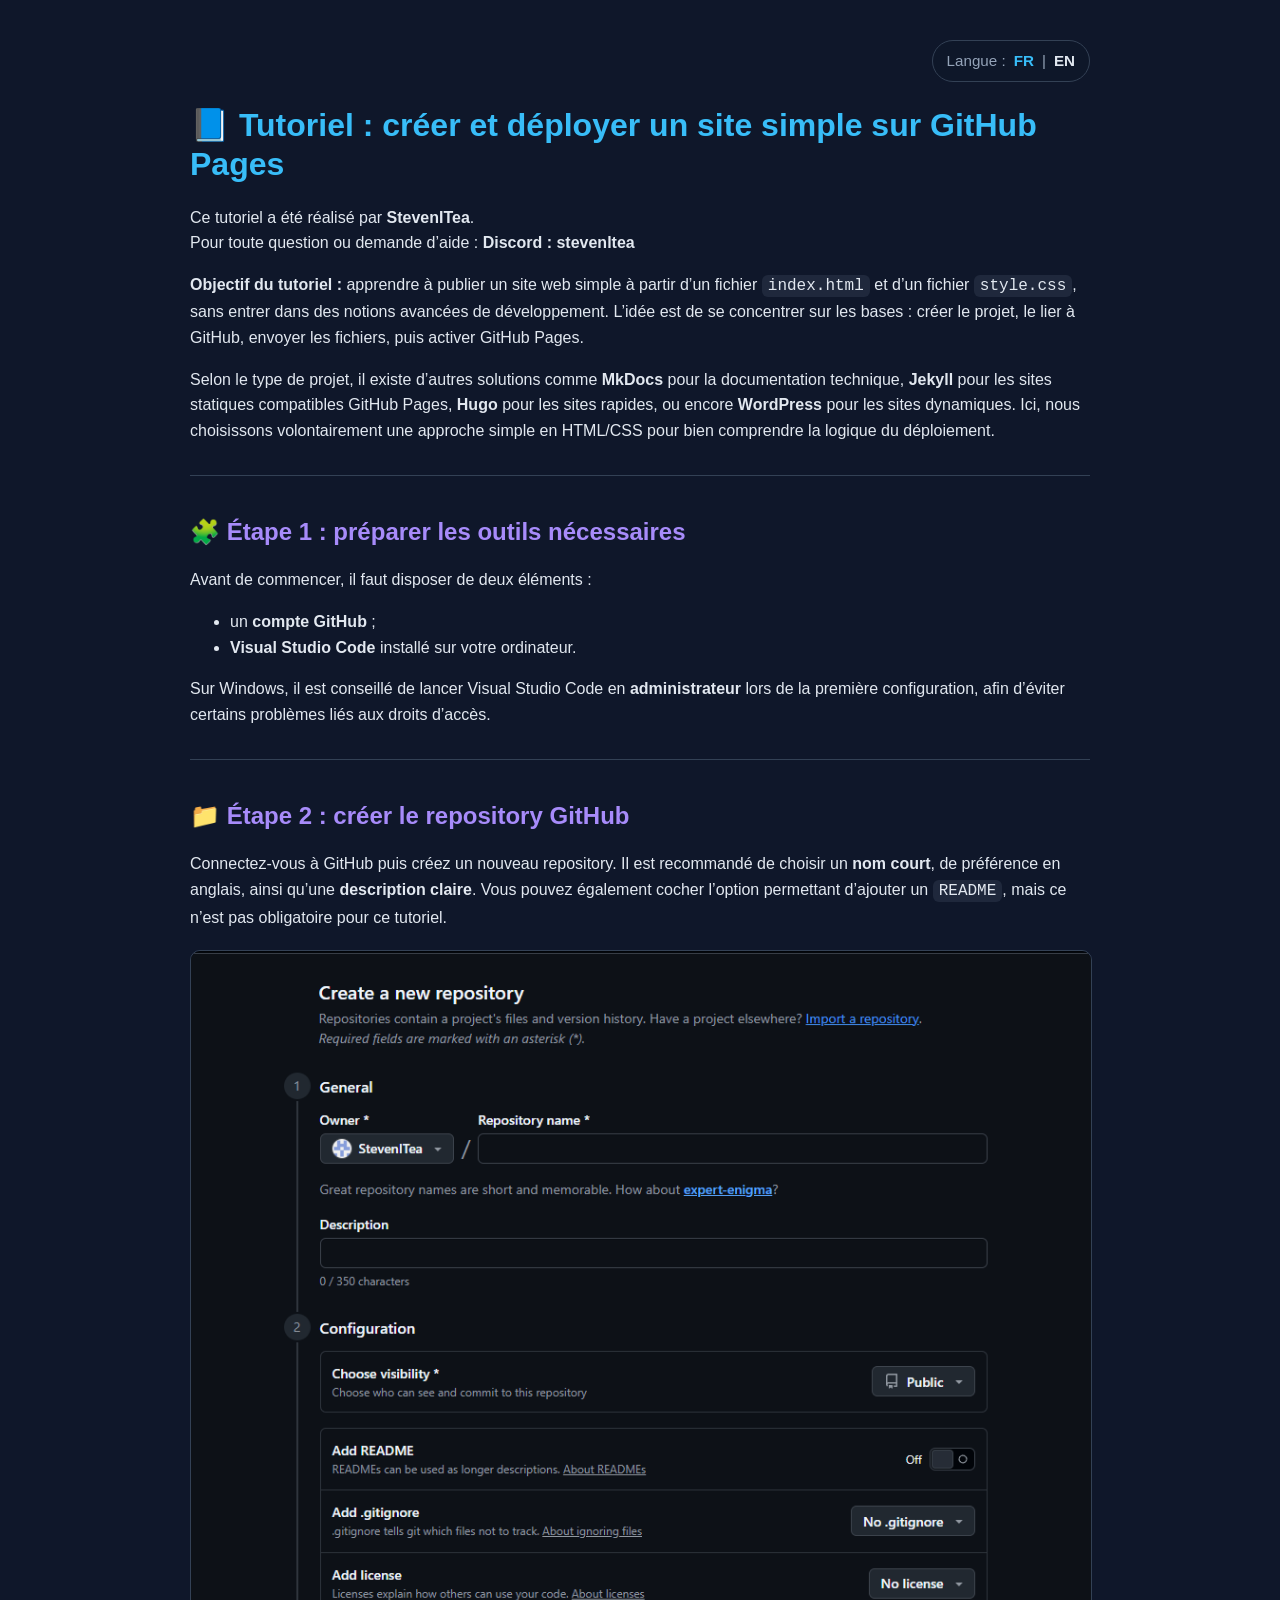
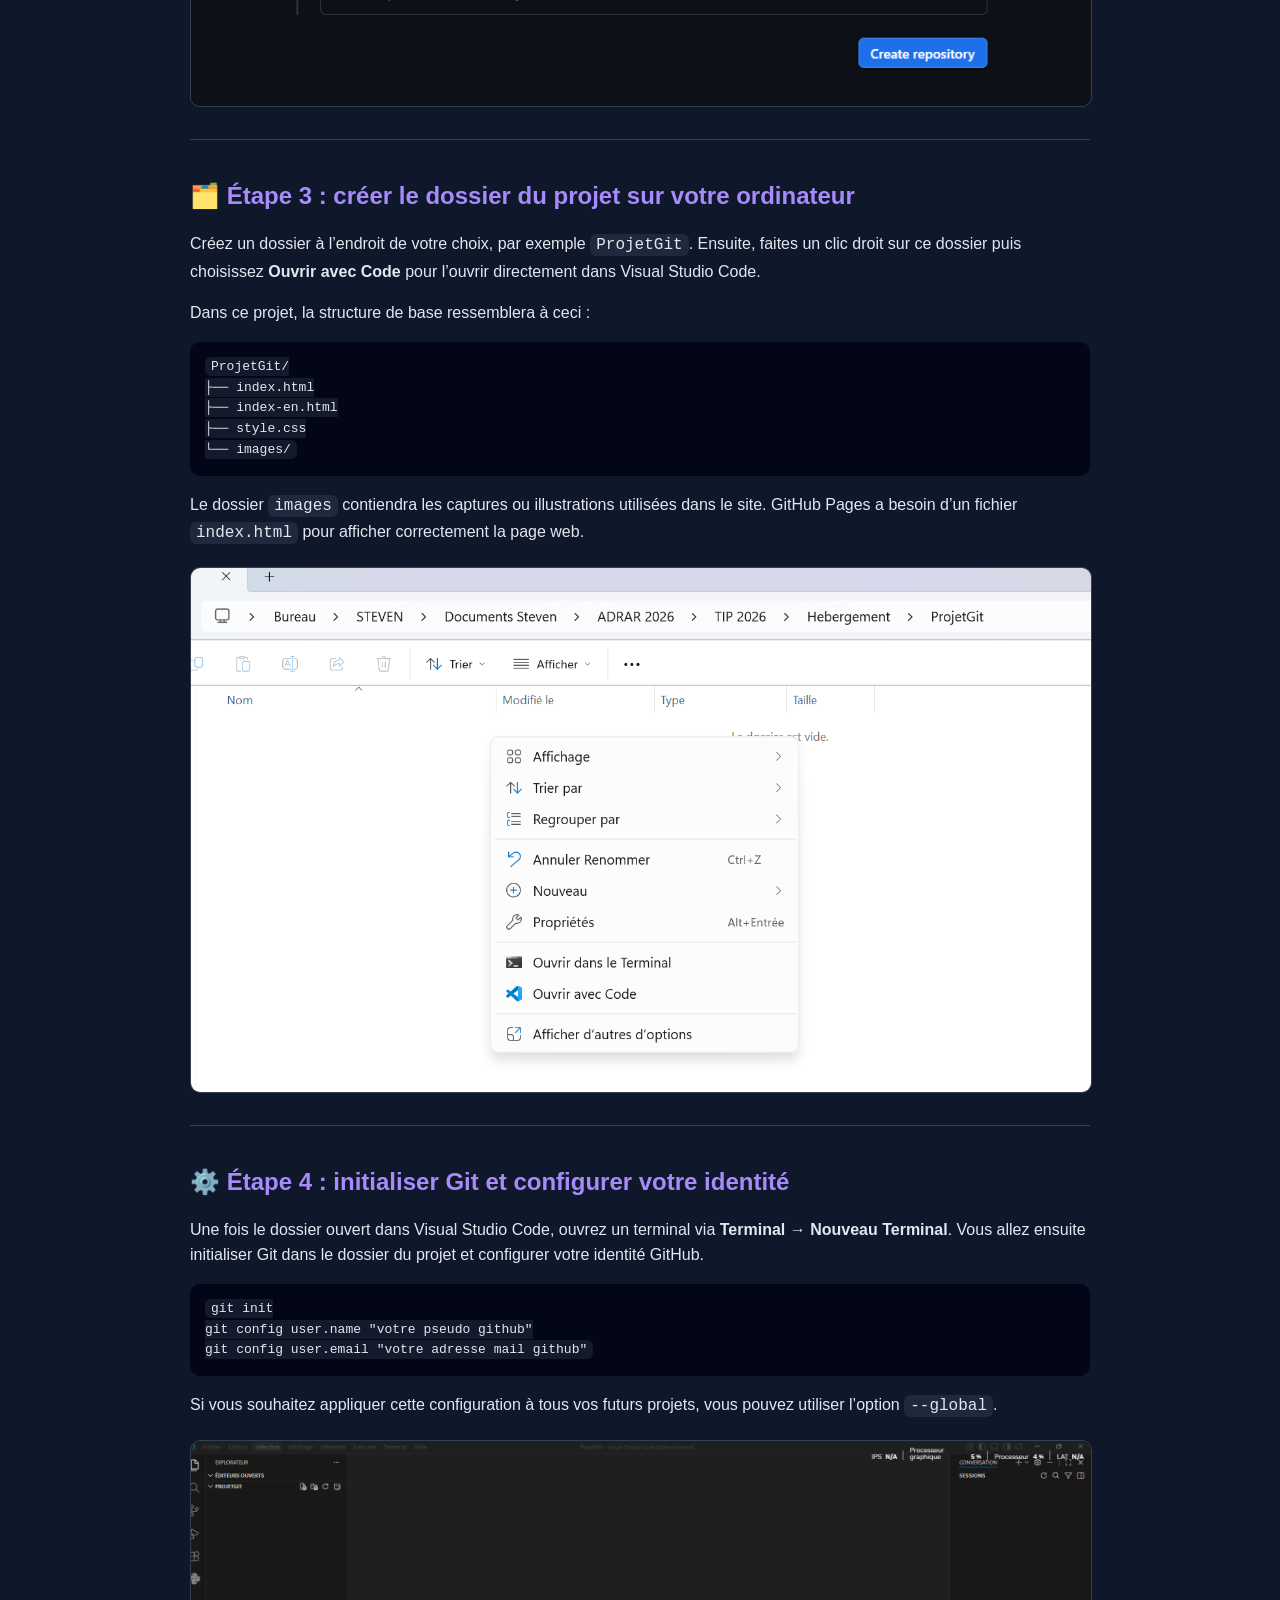
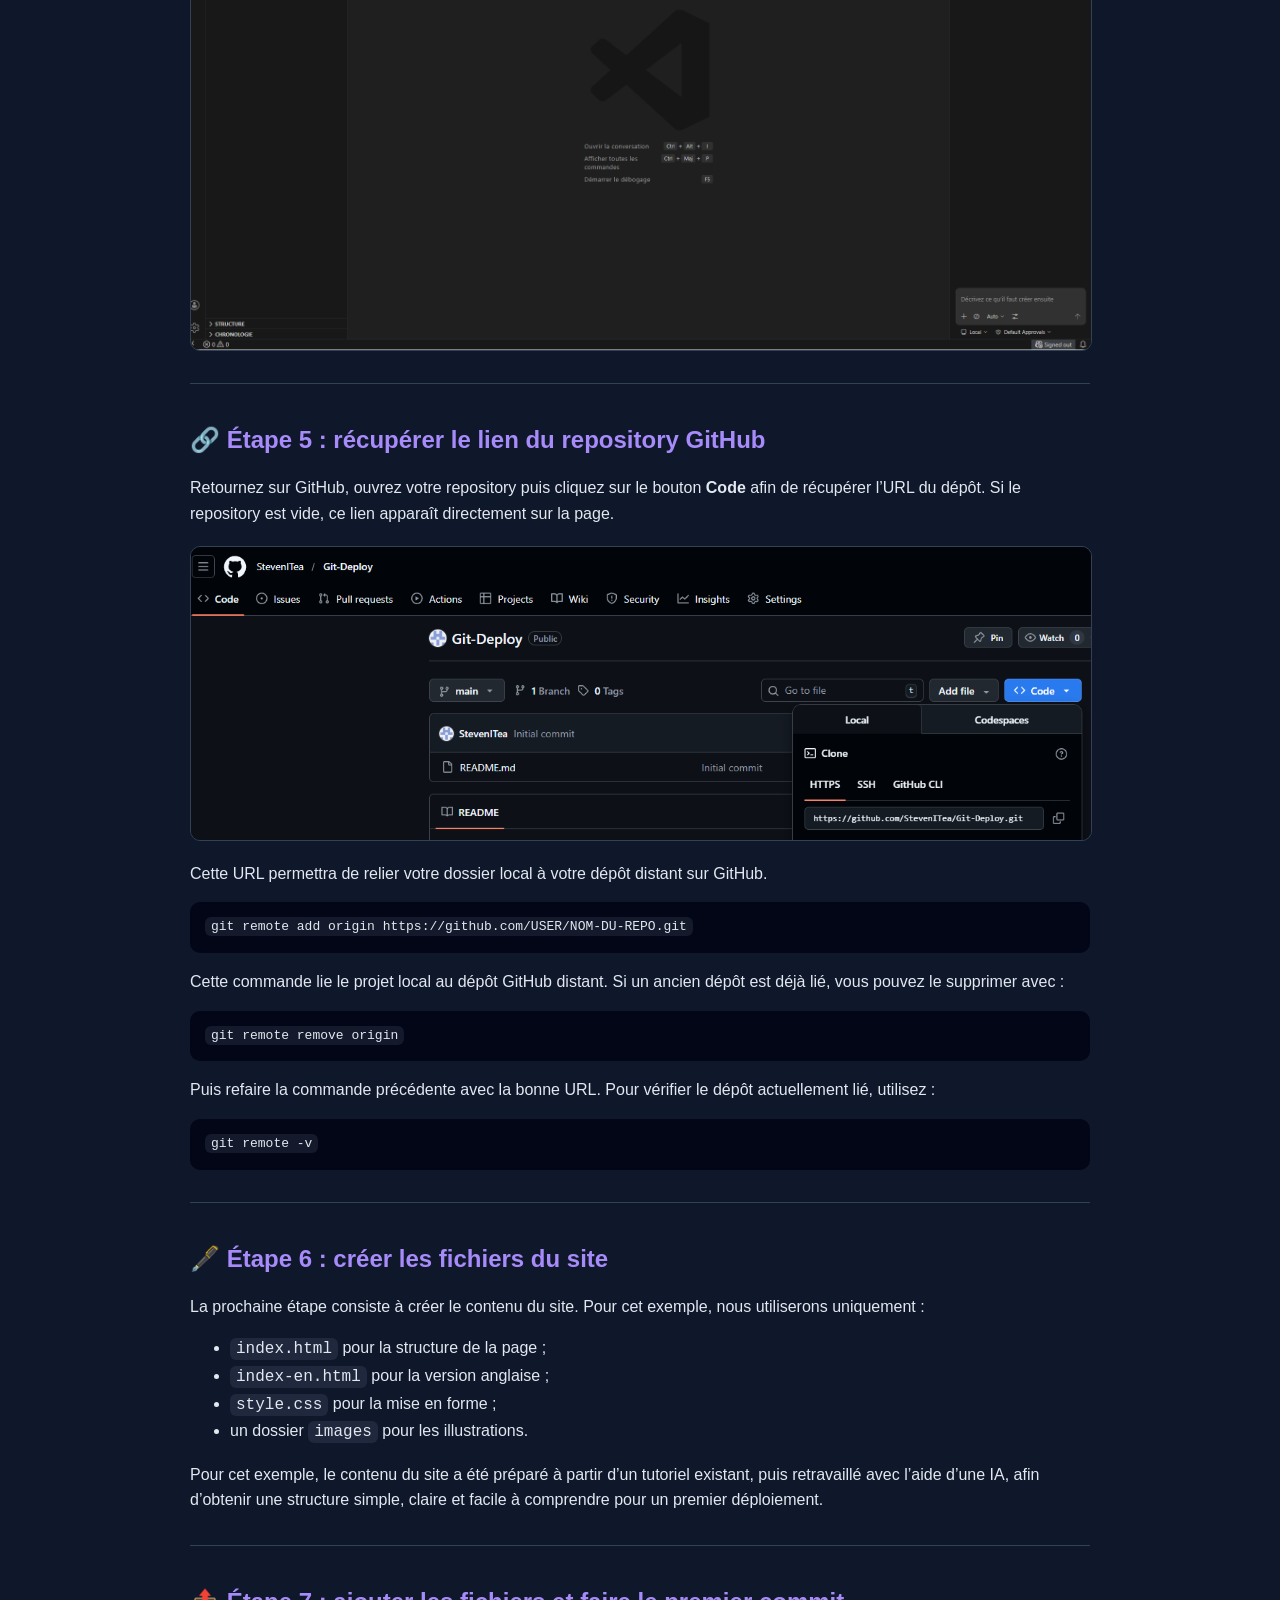
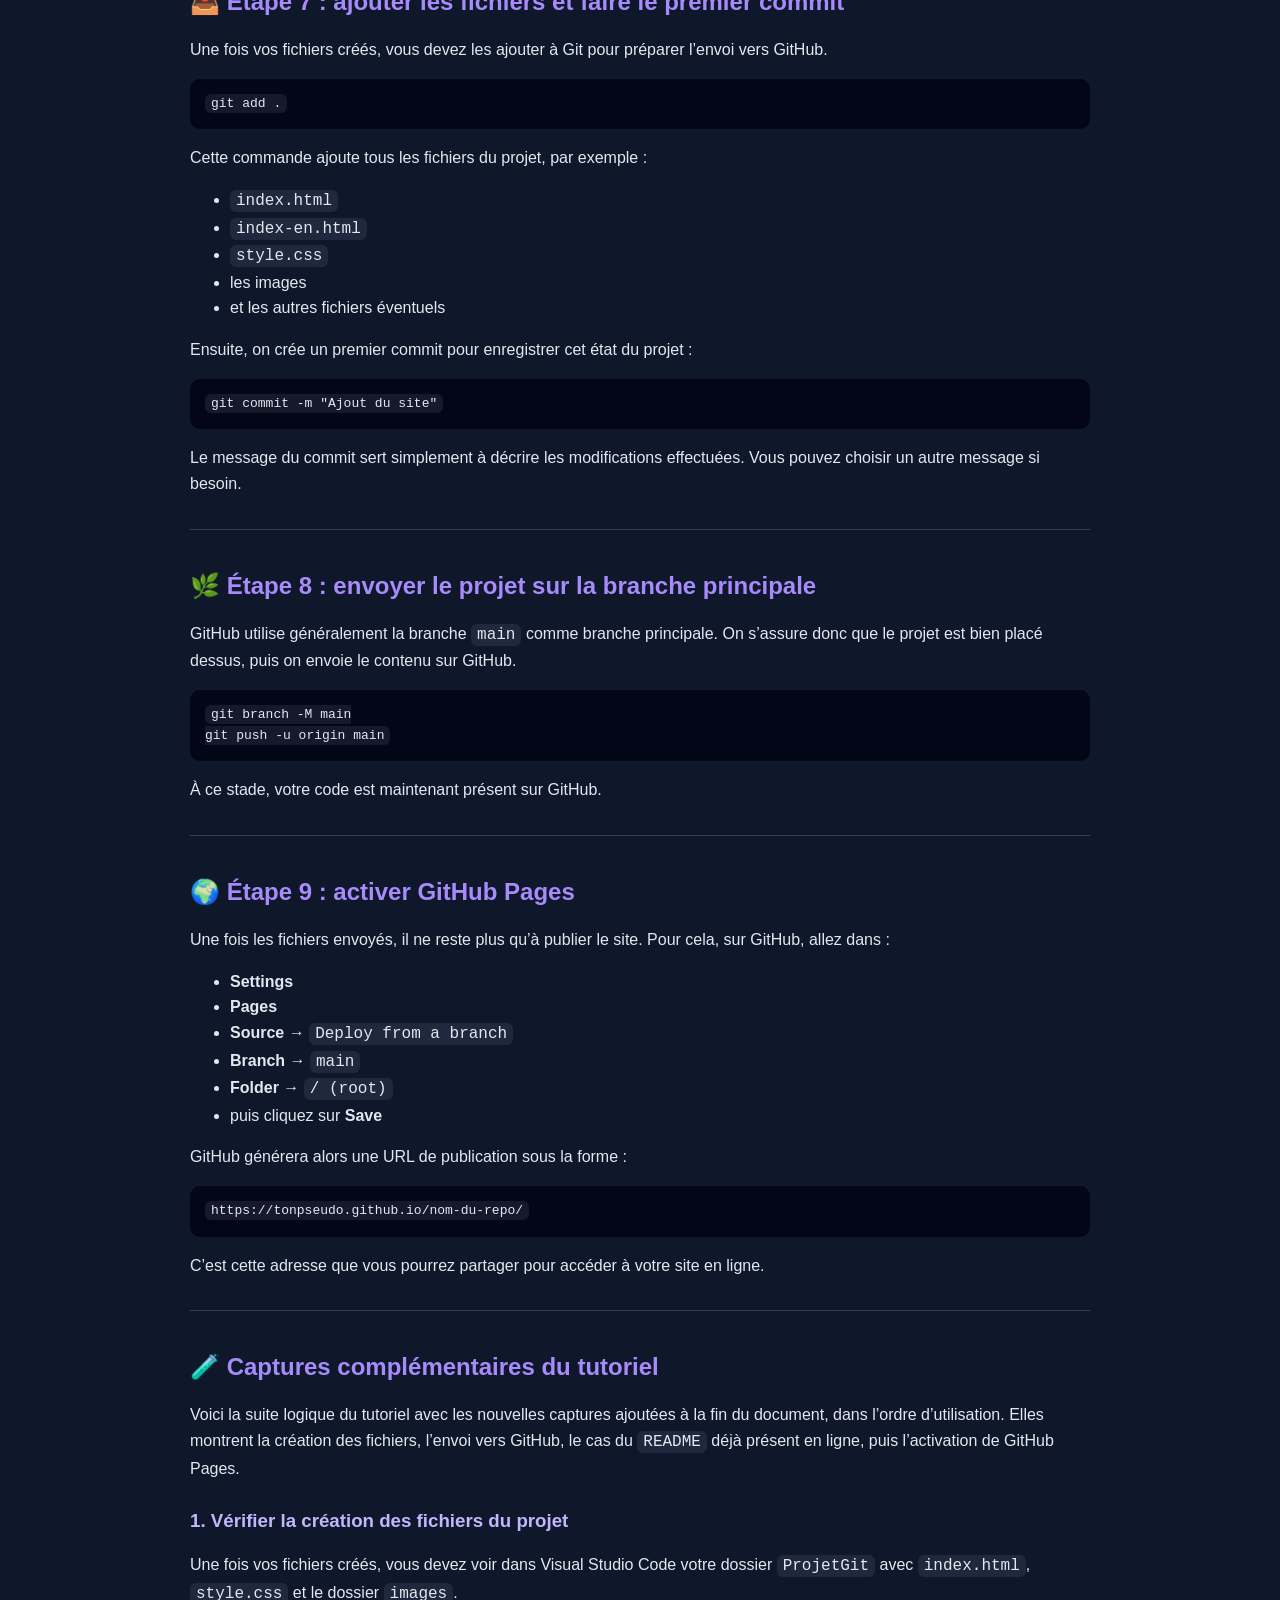
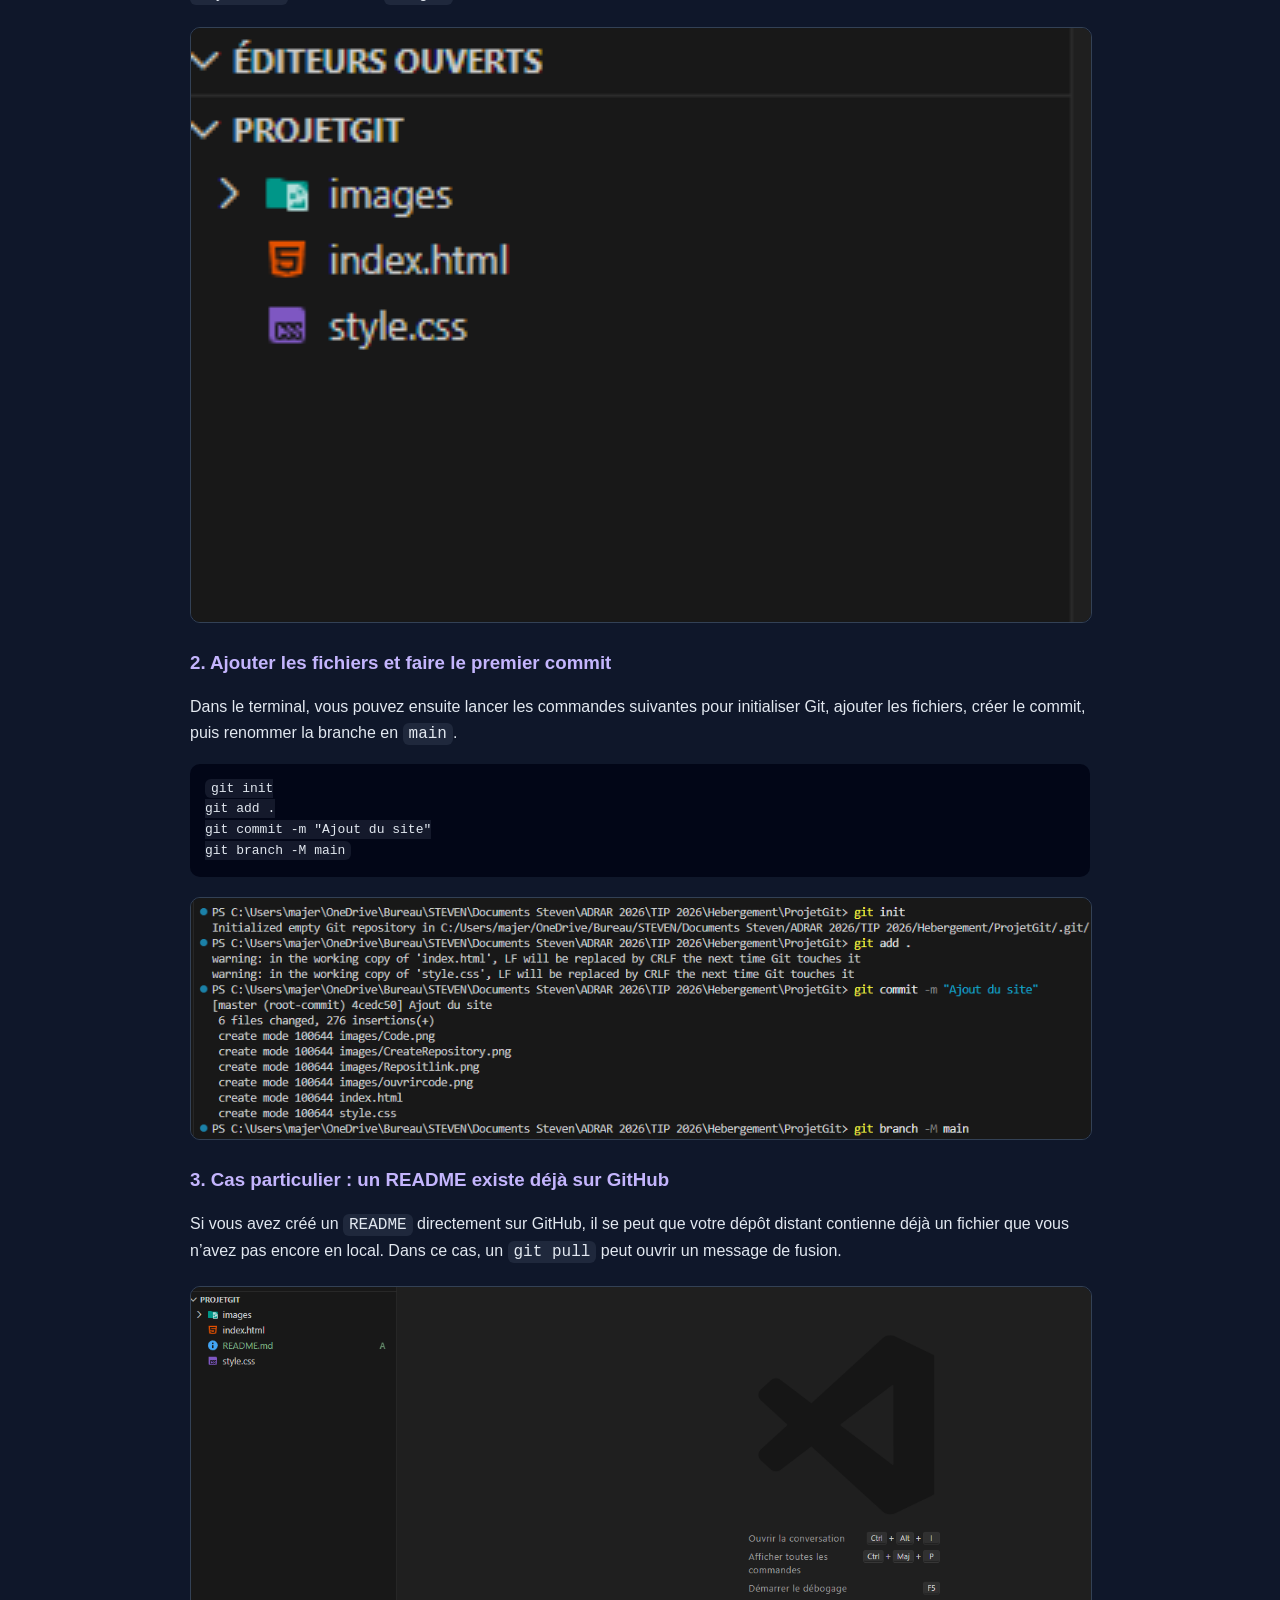
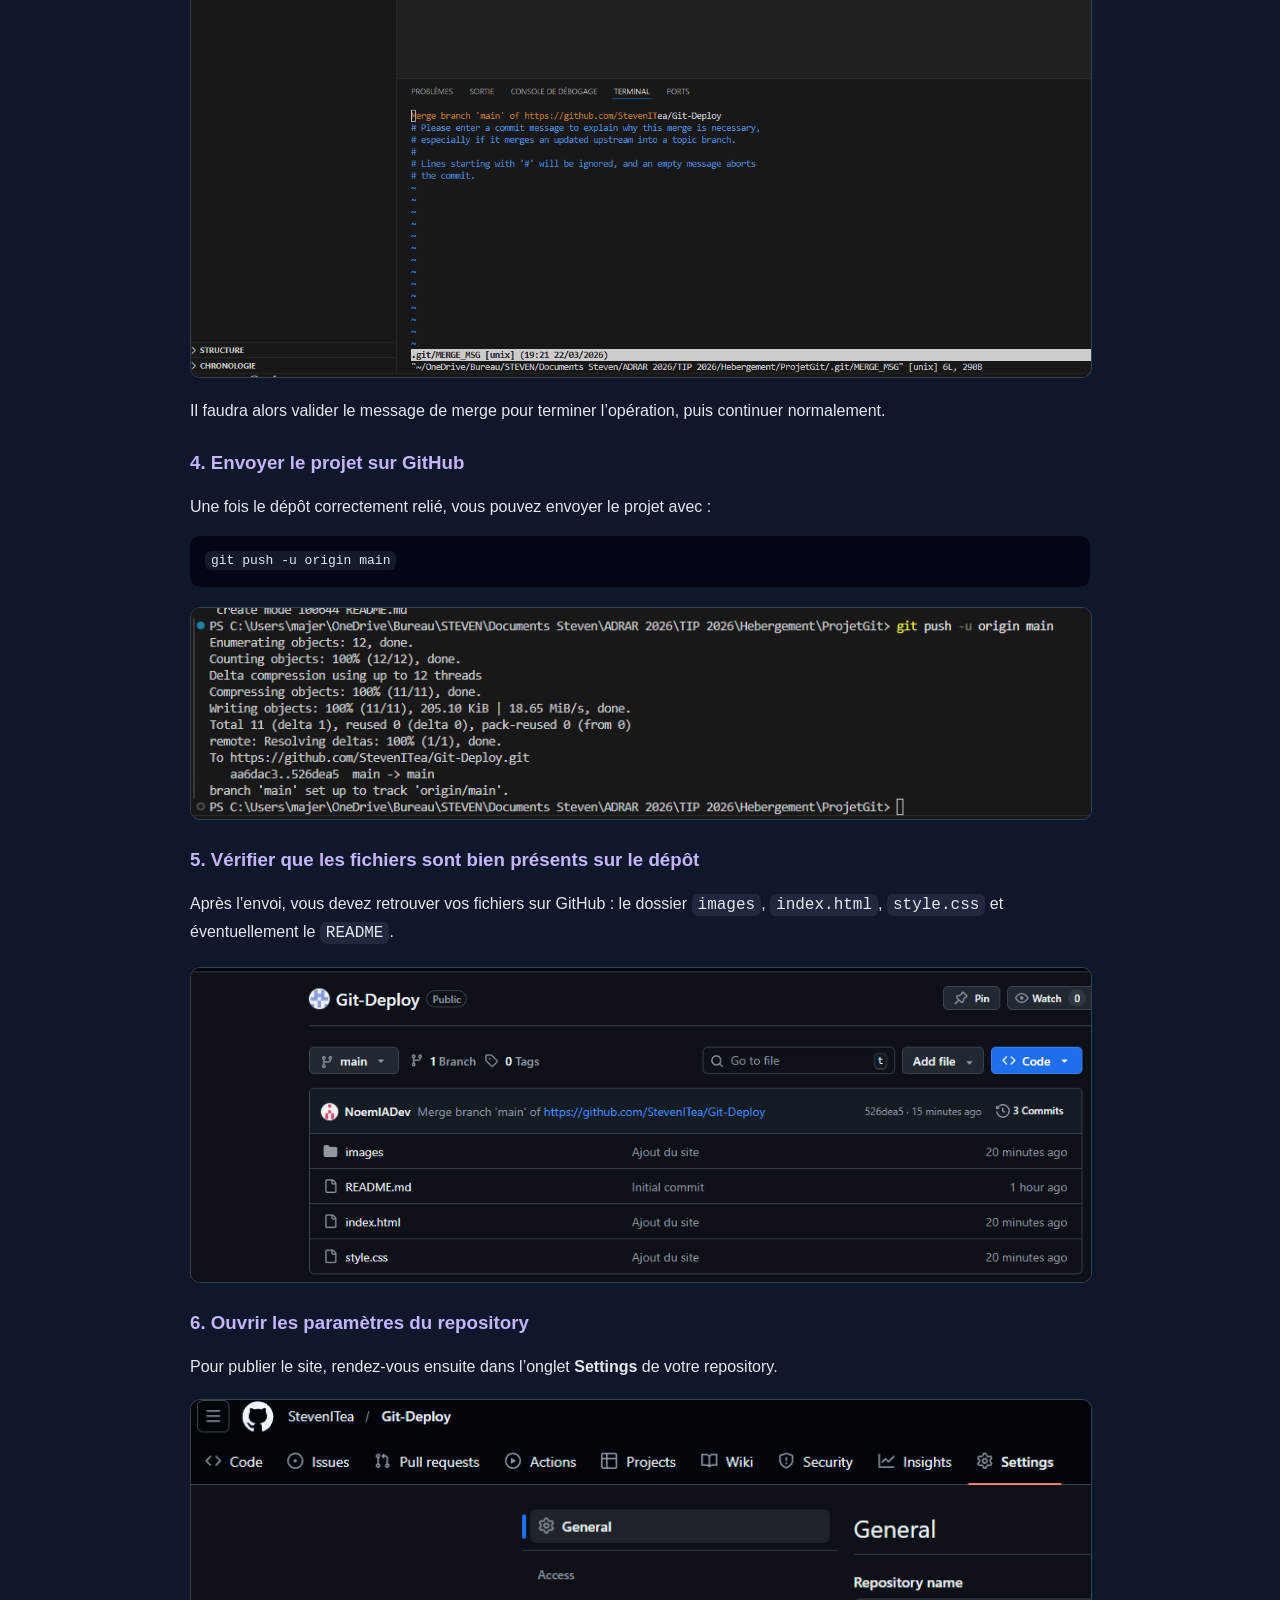
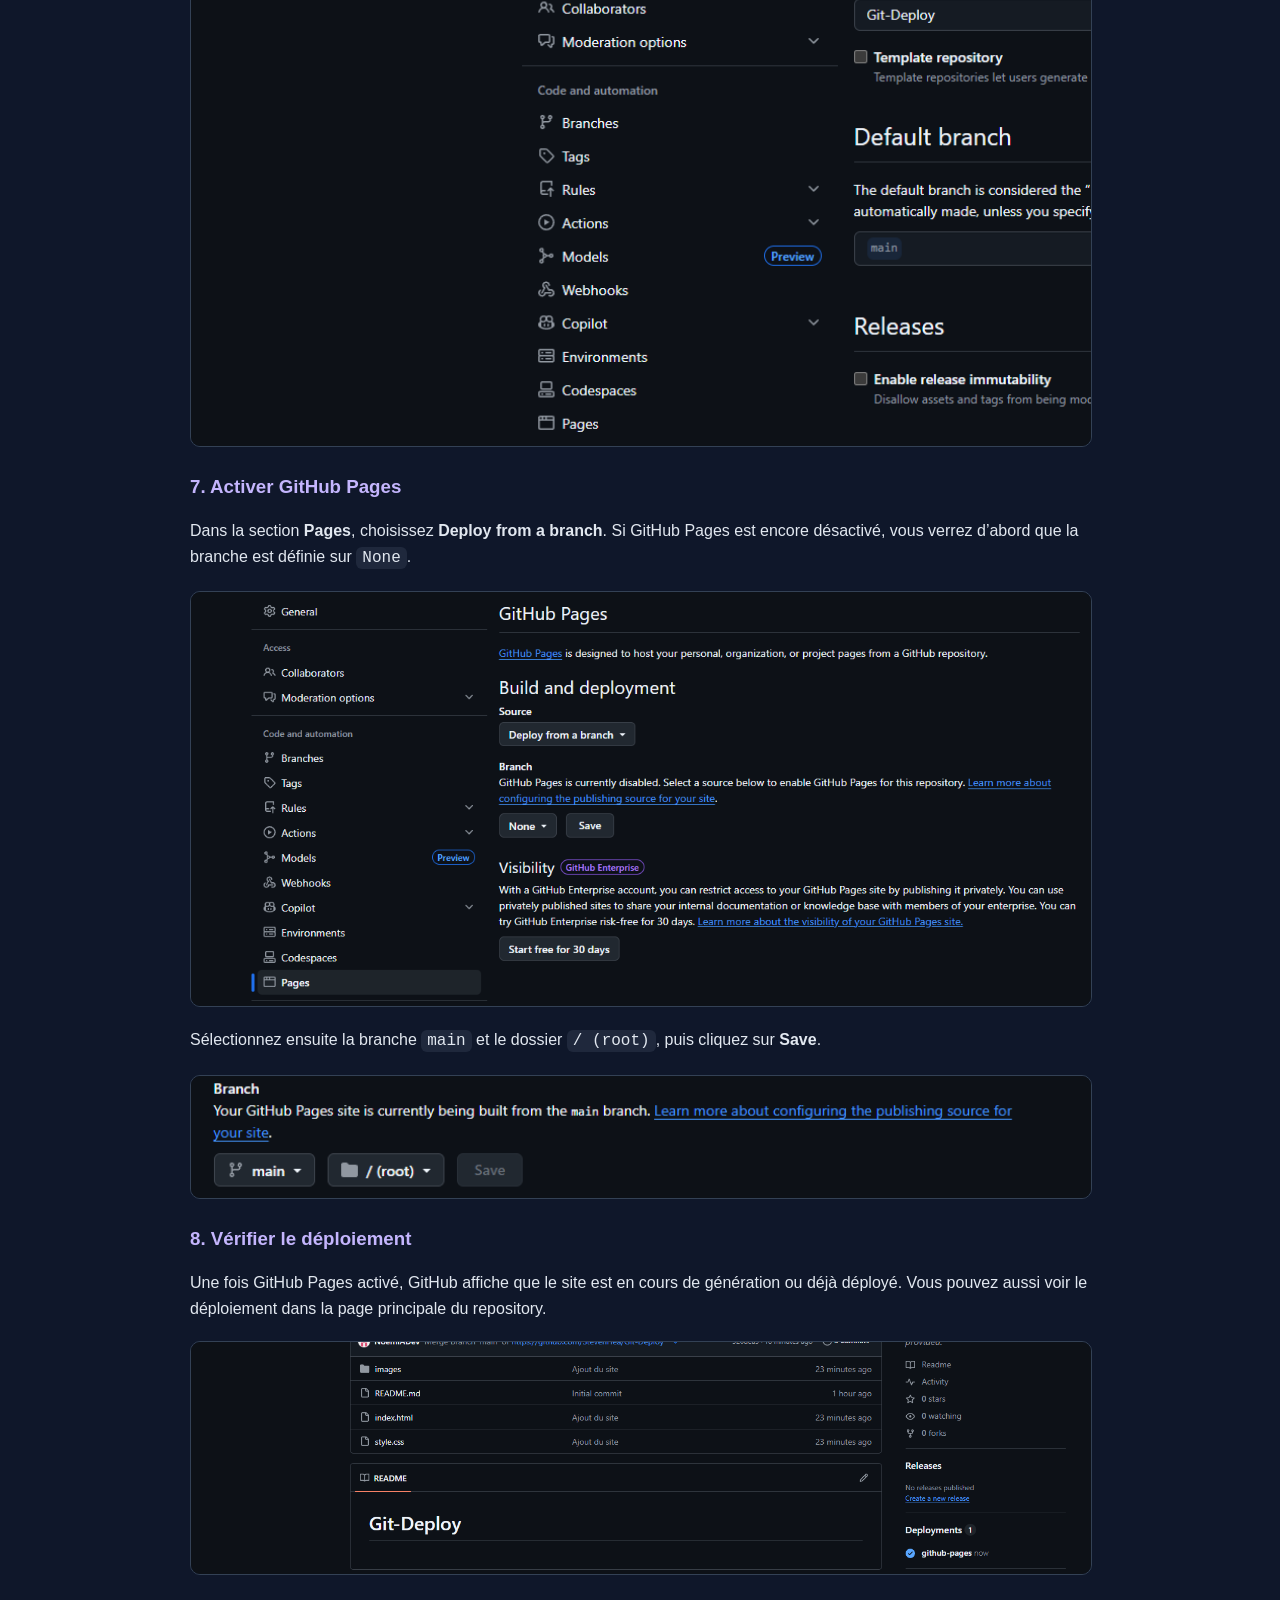
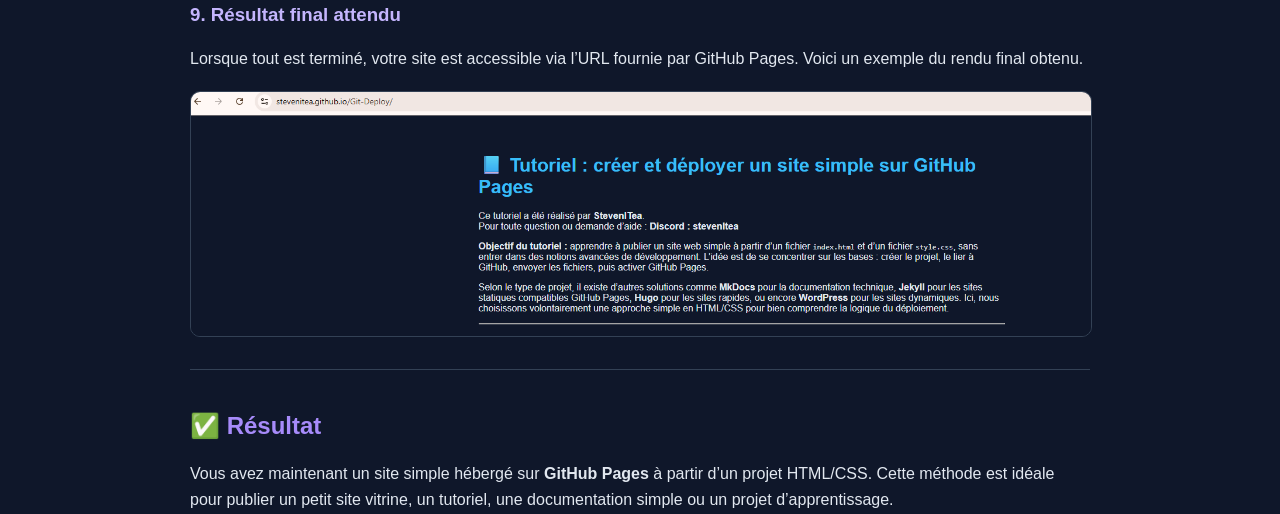
<file: index.html>
<!DOCTYPE html>
<html lang="fr">
<head>
  <meta charset="UTF-8">
  <meta name="viewport" content="width=device-width, initial-scale=1.0">
  <title>Tutoriel GitHub Pages</title>

  <!-- SEO -->
  <meta name="description" content="Tutoriel complet pour créer et déployer un site web sur GitHub Pages avec Git et Visual Studio Code.">

  <!-- Open Graph -->
  <meta property="og:title" content="Tutoriel GitHub Pages - Déploiement simple">
  <meta property="og:description" content="Apprends à créer et mettre en ligne ton site facilement avec Git et GitHub Pages.">
  <meta property="og:image" content="https://stevenitea.github.io/Git-Deploy/images/14.png">
  <meta property="og:url" content="https://stevenitea.github.io/Git-Deploy/">
  <meta property="og:type" content="website">

  <!-- Twitter -->
  <meta name="twitter:card" content="summary_large_image">

  <link rel="stylesheet" href="style.css">
</head>
<body>
  <div class="container">

    <div class="top-bar">
      <div class="lang-switch" aria-label="Sélecteur de langue">
        <span class="lang-label">Langue :</span>
        <a href="index.html" class="active">FR</a>
        <span class="separator">|</span>
        <a href="index-en.html">EN</a>
      </div>
    </div>

    <h1>📘 Tutoriel : créer et déployer un site simple sur GitHub Pages</h1>

    <p>
      Ce tutoriel a été réalisé par <strong>StevenITea</strong>.<br>
      Pour toute question ou demande d’aide : <strong>Discord : stevenltea</strong>
    </p>

    <p>
      <strong>Objectif du tutoriel :</strong> apprendre à publier un site web simple à partir d’un fichier
      <code>index.html</code> et d’un fichier <code>style.css</code>, sans entrer dans des notions avancées de développement.
      L’idée est de se concentrer sur les bases : créer le projet, le lier à GitHub, envoyer les fichiers, puis activer GitHub Pages.
    </p>

    <p>
      Selon le type de projet, il existe d’autres solutions comme <strong>MkDocs</strong> pour la documentation technique,
      <strong>Jekyll</strong> pour les sites statiques compatibles GitHub Pages, <strong>Hugo</strong> pour les sites rapides,
      ou encore <strong>WordPress</strong> pour les sites dynamiques. Ici, nous choisissons volontairement une approche
      simple en HTML/CSS pour bien comprendre la logique du déploiement.
    </p>

    <hr>

    <h2>🧩 Étape 1 : préparer les outils nécessaires</h2>

    <p>
      Avant de commencer, il faut disposer de deux éléments :
    </p>

    <ul>
      <li>un <strong>compte GitHub</strong> ;</li>
      <li><strong>Visual Studio Code</strong> installé sur votre ordinateur.</li>
    </ul>

    <p>
      Sur Windows, il est conseillé de lancer Visual Studio Code en <strong>administrateur</strong> lors de la première configuration,
      afin d’éviter certains problèmes liés aux droits d’accès.
    </p>

    <hr>

    <h2>📁 Étape 2 : créer le repository GitHub</h2>

    <p>
      Connectez-vous à GitHub puis créez un nouveau repository. Il est recommandé de choisir un <strong>nom court</strong>,
      de préférence en anglais, ainsi qu’une <strong>description claire</strong>. Vous pouvez également cocher l’option
      permettant d’ajouter un <code>README</code>, mais ce n’est pas obligatoire pour ce tutoriel.
    </p>

    <img src="images/CreateRepository.png" alt="Création d'un repository GitHub" class="img">

    <hr>

    <h2>🗂️ Étape 3 : créer le dossier du projet sur votre ordinateur</h2>

    <p>
      Créez un dossier à l’endroit de votre choix, par exemple <code>ProjetGit</code>. Ensuite, faites un clic droit sur ce dossier
      puis choisissez <strong>Ouvrir avec Code</strong> pour l’ouvrir directement dans Visual Studio Code.
    </p>

    <p>
      Dans ce projet, la structure de base ressemblera à ceci :
    </p>

    <pre><code>ProjetGit/
├── index.html
├── index-en.html
├── style.css
└── images/</code></pre>

    <p>
      Le dossier <code>images</code> contiendra les captures ou illustrations utilisées dans le site.
      GitHub Pages a besoin d’un fichier <code>index.html</code> pour afficher correctement la page web.
    </p>

    <img src="images/ouvrircode.png" alt="Ouverture du dossier avec Visual Studio Code" class="img">

    <hr>

    <h2>⚙️ Étape 4 : initialiser Git et configurer votre identité</h2>

    <p>
      Une fois le dossier ouvert dans Visual Studio Code, ouvrez un terminal via <strong>Terminal → Nouveau Terminal</strong>.
      Vous allez ensuite initialiser Git dans le dossier du projet et configurer votre identité GitHub.
    </p>

    <pre><code>git init
git config user.name "votre pseudo github"
git config user.email "votre adresse mail github"</code></pre>

    <p>
      Si vous souhaitez appliquer cette configuration à tous vos futurs projets, vous pouvez utiliser l’option
      <code>--global</code>.
    </p>

    <img src="images/Code.png" alt="Projet ouvert dans Visual Studio Code" class="img">

    <hr>

    <h2>🔗 Étape 5 : récupérer le lien du repository GitHub</h2>

    <p>
      Retournez sur GitHub, ouvrez votre repository puis cliquez sur le bouton <strong>Code</strong> afin de récupérer l’URL du dépôt.
      Si le repository est vide, ce lien apparaît directement sur la page.
    </p>

    <img src="images/Repositlink.png" alt="Lien du repository GitHub" class="img">

    <p>
      Cette URL permettra de relier votre dossier local à votre dépôt distant sur GitHub.
    </p>

    <pre><code>git remote add origin https://github.com/USER/NOM-DU-REPO.git</code></pre>

    <p>
      Cette commande lie le projet local au dépôt GitHub distant. Si un ancien dépôt est déjà lié, vous pouvez le supprimer avec :
    </p>

    <pre><code>git remote remove origin</code></pre>

    <p>
      Puis refaire la commande précédente avec la bonne URL. Pour vérifier le dépôt actuellement lié, utilisez :
    </p>

    <pre><code>git remote -v</code></pre>

    <hr>

    <h2>🖋️ Étape 6 : créer les fichiers du site</h2>

    <p>
      La prochaine étape consiste à créer le contenu du site. Pour cet exemple, nous utiliserons uniquement :
    </p>

    <ul>
      <li><code>index.html</code> pour la structure de la page ;</li>
      <li><code>index-en.html</code> pour la version anglaise ;</li>
      <li><code>style.css</code> pour la mise en forme ;</li>
      <li>un dossier <code>images</code> pour les illustrations.</li>
    </ul>

    <p>
      Pour cet exemple, le contenu du site a été préparé à partir d’un tutoriel existant, puis retravaillé avec l’aide d’une IA,
      afin d’obtenir une structure simple, claire et facile à comprendre pour un premier déploiement.
    </p>

    <hr>

    <h2>📤 Étape 7 : ajouter les fichiers et faire le premier commit</h2>

    <p>
      Une fois vos fichiers créés, vous devez les ajouter à Git pour préparer l’envoi vers GitHub.
    </p>

    <pre><code>git add .</code></pre>

    <p>
      Cette commande ajoute tous les fichiers du projet, par exemple :
    </p>

    <ul>
      <li><code>index.html</code></li>
      <li><code>index-en.html</code></li>
      <li><code>style.css</code></li>
      <li>les images</li>
      <li>et les autres fichiers éventuels</li>
    </ul>

    <p>
      Ensuite, on crée un premier commit pour enregistrer cet état du projet :
    </p>

    <pre><code>git commit -m "Ajout du site"</code></pre>

    <p>
      Le message du commit sert simplement à décrire les modifications effectuées. Vous pouvez choisir un autre message si besoin.
    </p>

    <hr>

    <h2>🌿 Étape 8 : envoyer le projet sur la branche principale</h2>

    <p>
      GitHub utilise généralement la branche <code>main</code> comme branche principale. On s’assure donc que le projet est bien placé dessus,
      puis on envoie le contenu sur GitHub.
    </p>

    <pre><code>git branch -M main
git push -u origin main</code></pre>

    <p>
      À ce stade, votre code est maintenant présent sur GitHub.
    </p>

    <hr>

    <h2>🌍 Étape 9 : activer GitHub Pages</h2>

    <p>
      Une fois les fichiers envoyés, il ne reste plus qu’à publier le site.
      Pour cela, sur GitHub, allez dans :
    </p>

    <ul>
      <li><strong>Settings</strong></li>
      <li><strong>Pages</strong></li>
      <li><strong>Source</strong> → <code>Deploy from a branch</code></li>
      <li><strong>Branch</strong> → <code>main</code></li>
      <li><strong>Folder</strong> → <code>/ (root)</code></li>
      <li>puis cliquez sur <strong>Save</strong></li>
    </ul>

    <p>
      GitHub générera alors une URL de publication sous la forme :
    </p>

    <pre><code>https://tonpseudo.github.io/nom-du-repo/</code></pre>

    <p>
      C’est cette adresse que vous pourrez partager pour accéder à votre site en ligne.
    </p>

    <hr>

    <h2>🧪 Captures complémentaires du tutoriel</h2>

    <p>
      Voici la suite logique du tutoriel avec les nouvelles captures ajoutées à la fin du document, dans l’ordre d’utilisation.
      Elles montrent la création des fichiers, l’envoi vers GitHub, le cas du <code>README</code> déjà présent en ligne,
      puis l’activation de GitHub Pages.
    </p>

    <h3>1. Vérifier la création des fichiers du projet</h3>
    <p>
      Une fois vos fichiers créés, vous devez voir dans Visual Studio Code votre dossier <code>ProjetGit</code> avec
      <code>index.html</code>, <code>style.css</code> et le dossier <code>images</code>.
    </p>
    <img src="images/6.png" alt="Fichiers du projet visibles dans Visual Studio Code" class="img">

    <h3>2. Ajouter les fichiers et faire le premier commit</h3>
    <p>
      Dans le terminal, vous pouvez ensuite lancer les commandes suivantes pour initialiser Git, ajouter les fichiers,
      créer le commit, puis renommer la branche en <code>main</code>.
    </p>
    <pre><code>git init
git add .
git commit -m "Ajout du site"
git branch -M main</code></pre>
    <img src="images/5.png" alt="Commandes Git dans le terminal après la création du projet" class="img">

    <h3>3. Cas particulier : un README existe déjà sur GitHub</h3>
    <p>
      Si vous avez créé un <code>README</code> directement sur GitHub, il se peut que votre dépôt distant contienne déjà
      un fichier que vous n’avez pas encore en local. Dans ce cas, un <code>git pull</code> peut ouvrir un message de fusion.
    </p>
    <img src="images/7.png" alt="Message de fusion Git dans Visual Studio Code" class="img">

    <p>
      Il faudra alors valider le message de merge pour terminer l’opération, puis continuer normalement.
    </p>

    <h3>4. Envoyer le projet sur GitHub</h3>
    <p>
      Une fois le dépôt correctement relié, vous pouvez envoyer le projet avec :
    </p>
    <pre><code>git push -u origin main</code></pre>
    <img src="images/8.png" alt="Commande git push réussie dans le terminal" class="img">

    <h3>5. Vérifier que les fichiers sont bien présents sur le dépôt</h3>
    <p>
      Après l’envoi, vous devez retrouver vos fichiers sur GitHub : le dossier <code>images</code>,
      <code>index.html</code>, <code>style.css</code> et éventuellement le <code>README</code>.
    </p>
    <img src="images/9.png" alt="Fichiers présents sur le dépôt GitHub" class="img">

    <h3>6. Ouvrir les paramètres du repository</h3>
    <p>
      Pour publier le site, rendez-vous ensuite dans l’onglet <strong>Settings</strong> de votre repository.
    </p>
    <img src="images/10.png" alt="Onglet Settings du repository GitHub" class="img">

    <h3>7. Activer GitHub Pages</h3>
    <p>
      Dans la section <strong>Pages</strong>, choisissez <strong>Deploy from a branch</strong>. Si GitHub Pages est encore désactivé,
      vous verrez d’abord que la branche est définie sur <code>None</code>.
    </p>
    <img src="images/11.png" alt="Page GitHub Pages avant activation" class="img">

    <p>
      Sélectionnez ensuite la branche <code>main</code> et le dossier <code>/ (root)</code>, puis cliquez sur <strong>Save</strong>.
    </p>
    <img src="images/12.png" alt="Configuration de la branche main et du dossier root pour GitHub Pages" class="img">

    <h3>8. Vérifier le déploiement</h3>
    <p>
      Une fois GitHub Pages activé, GitHub affiche que le site est en cours de génération ou déjà déployé.
      Vous pouvez aussi voir le déploiement dans la page principale du repository.
    </p>
    <img src="images/13.png" alt="Déploiement GitHub Pages visible sur le repository" class="img">

    <h3>9. Résultat final attendu</h3>
    <p>
      Lorsque tout est terminé, votre site est accessible via l’URL fournie par GitHub Pages.
      Voici un exemple du rendu final obtenu.
    </p>
    <img src="images/14.png" alt="Résultat final du site GitHub Pages" class="img">

    <hr>

    <h2>✅ Résultat</h2>

    <p>
      Vous avez maintenant un site simple hébergé sur <strong>GitHub Pages</strong> à partir d’un projet HTML/CSS.
      Cette méthode est idéale pour publier un petit site vitrine, un tutoriel, une documentation simple ou un projet d’apprentissage.
    </p>

  </div>
</body>
</html>
</file>
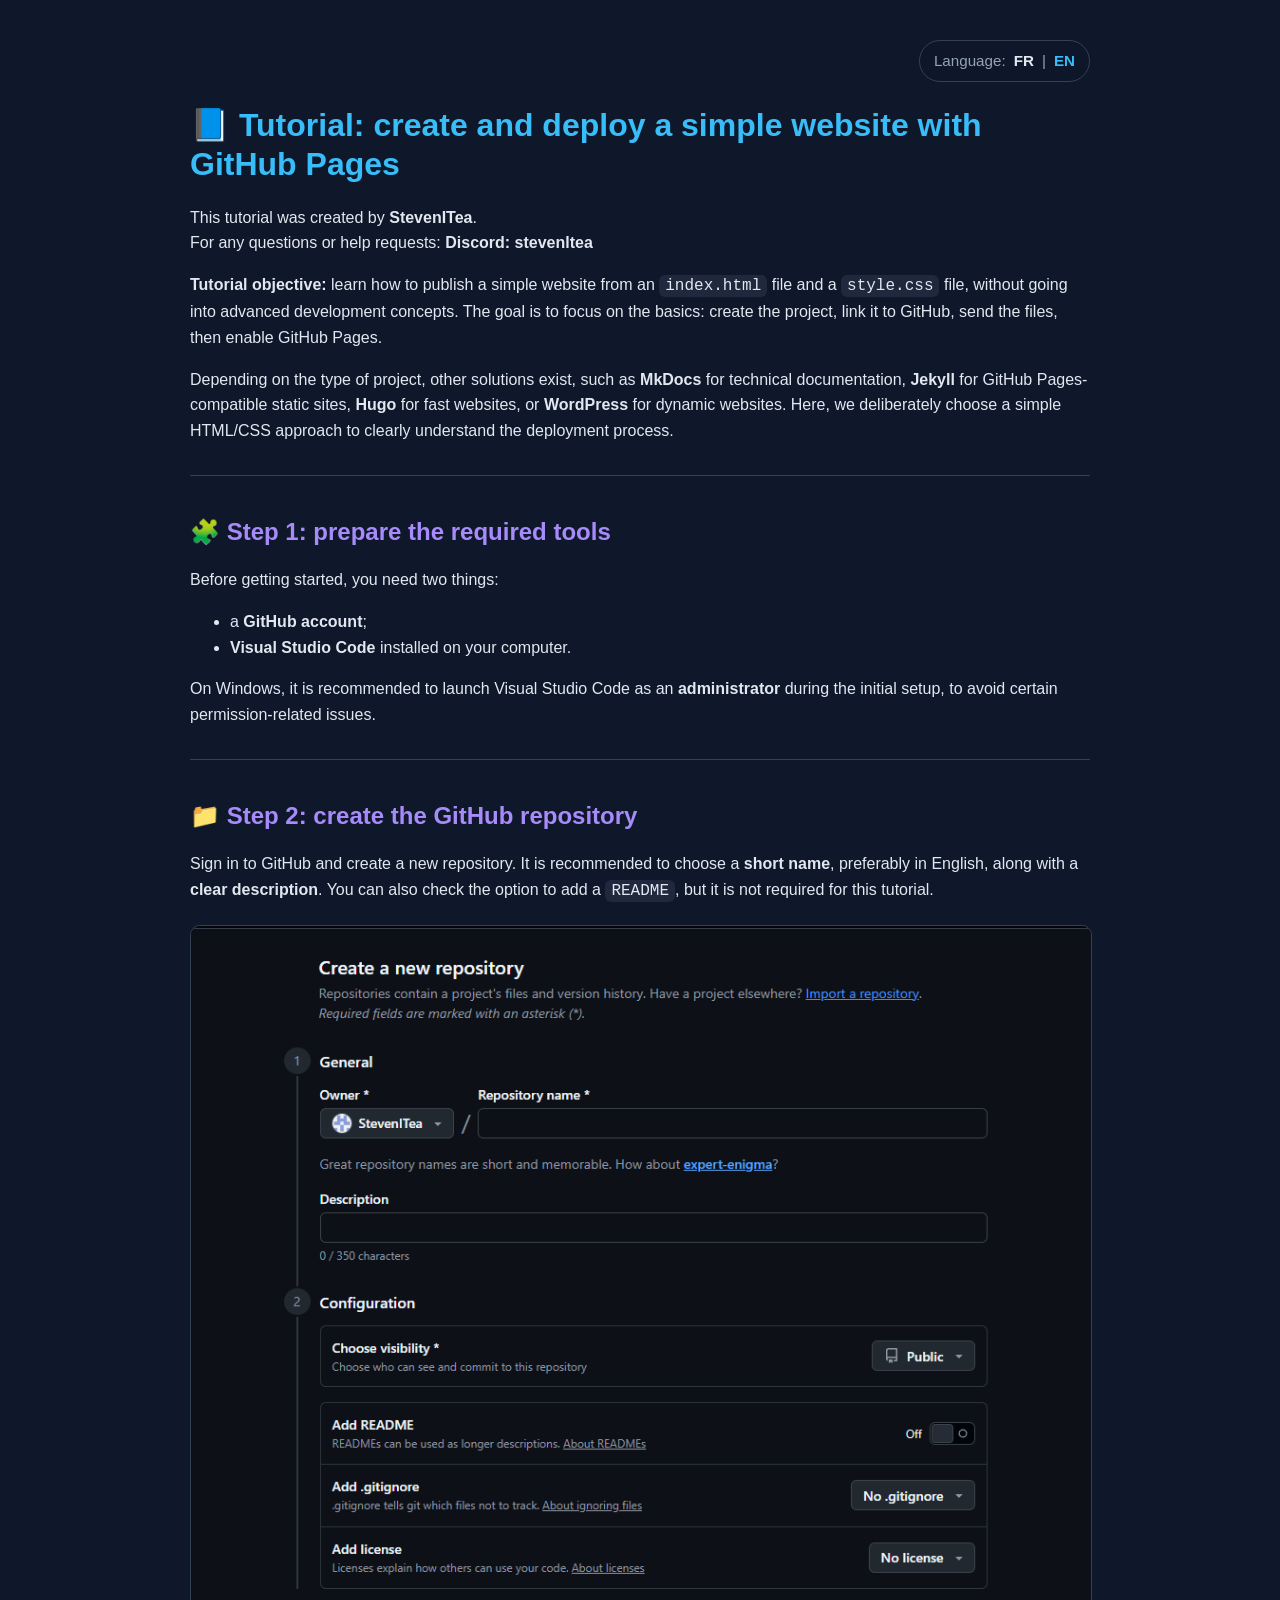
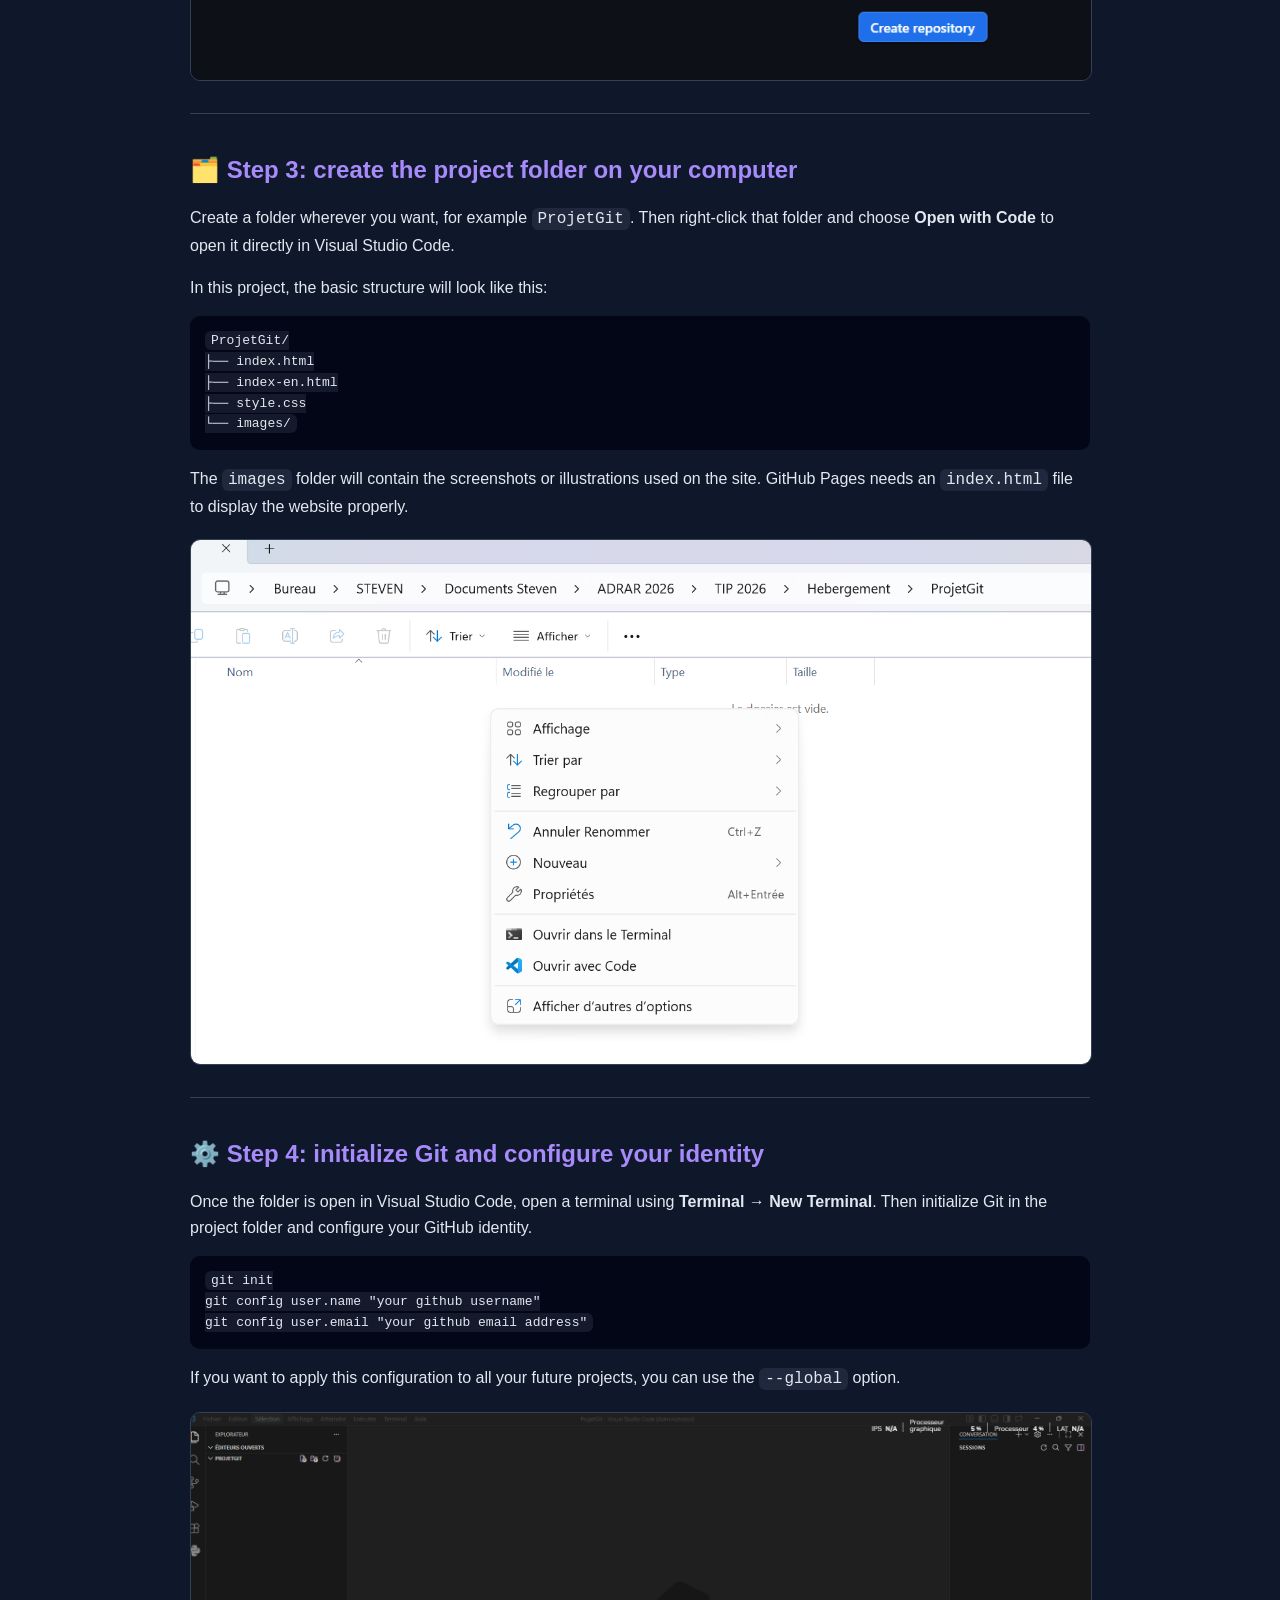
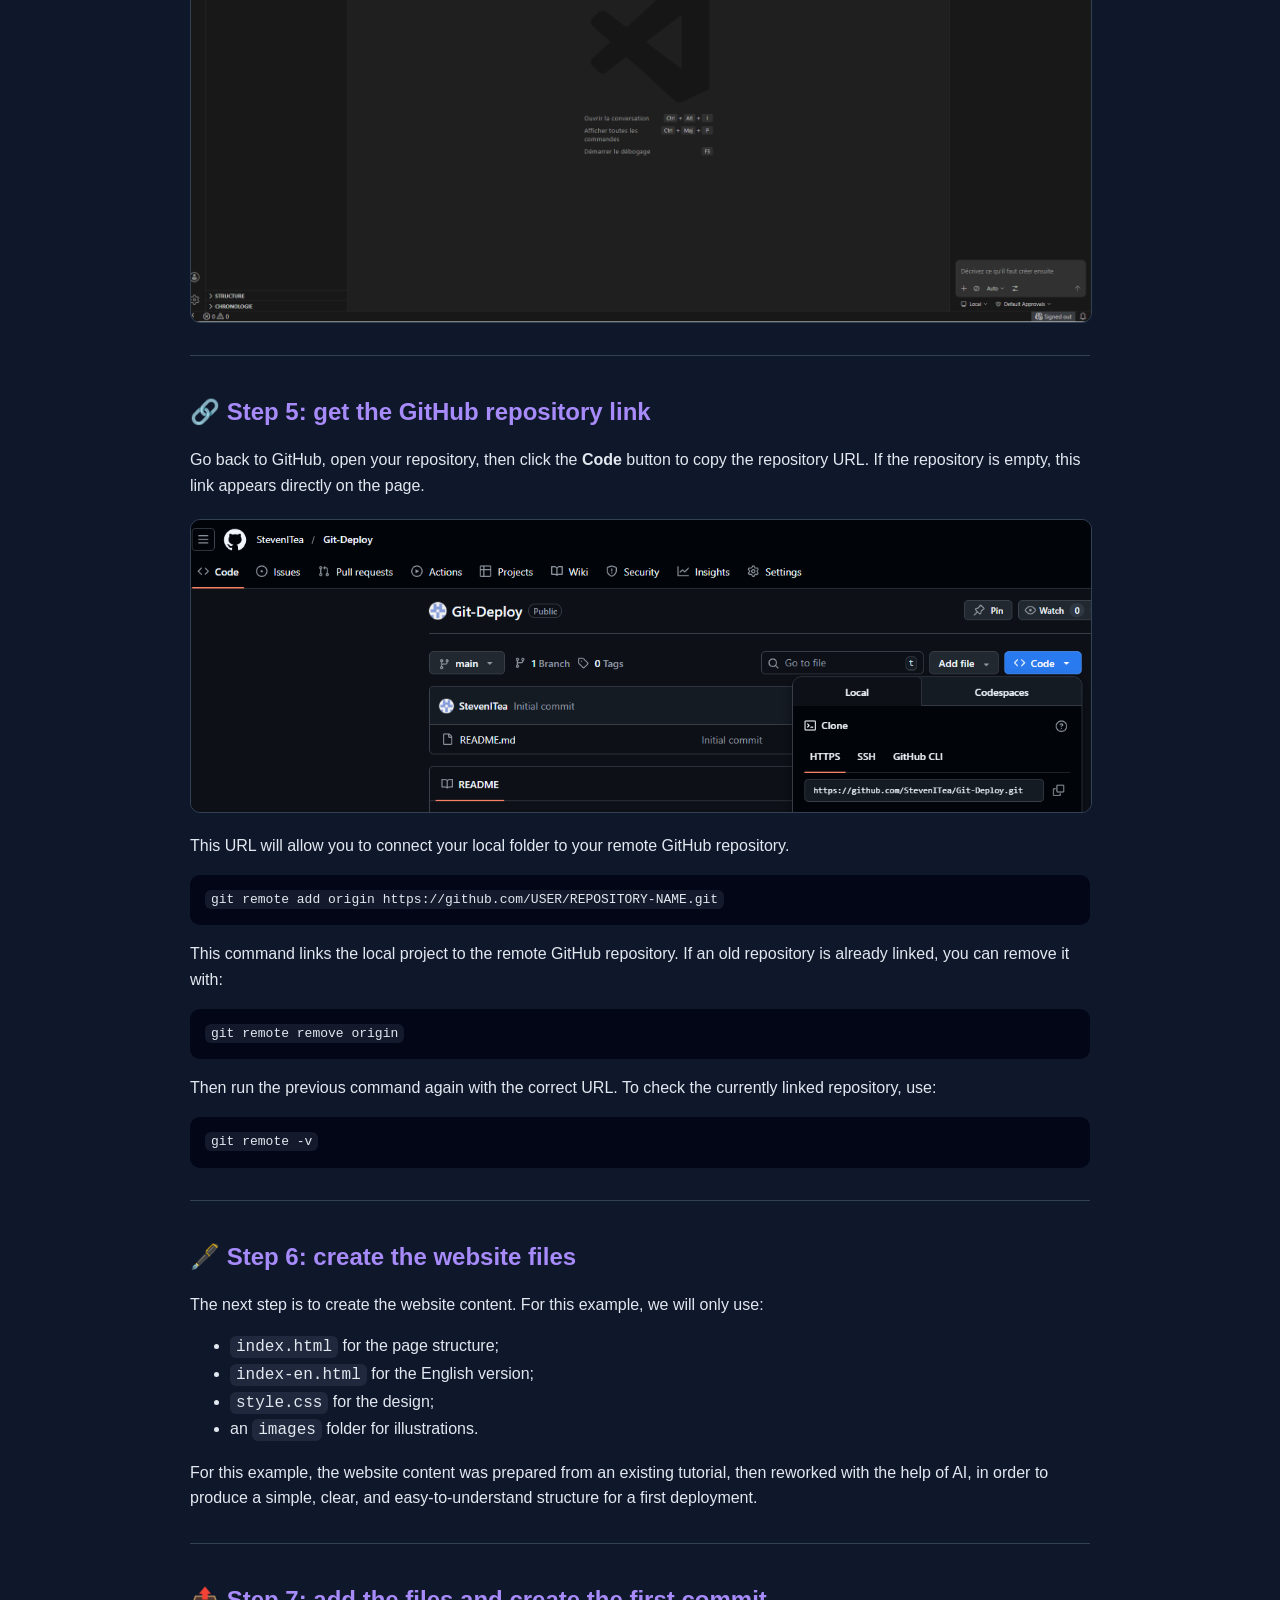
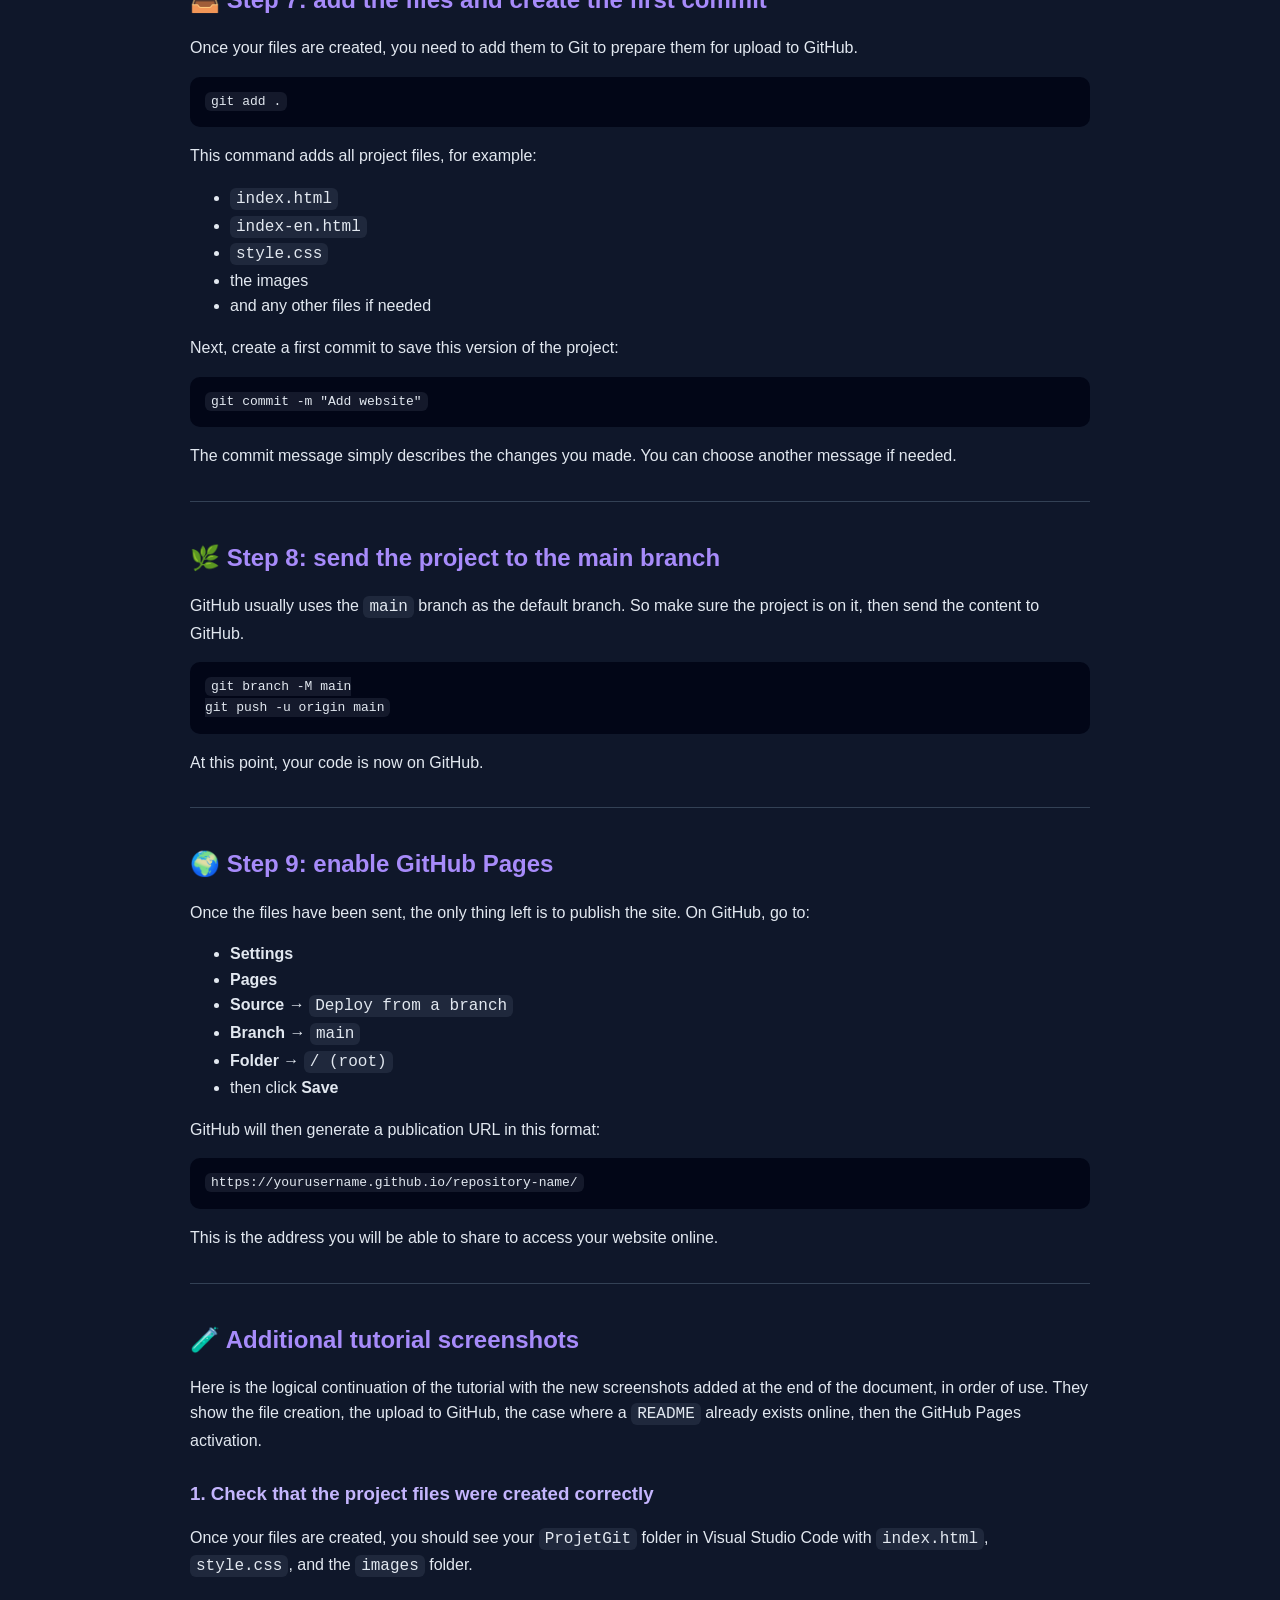
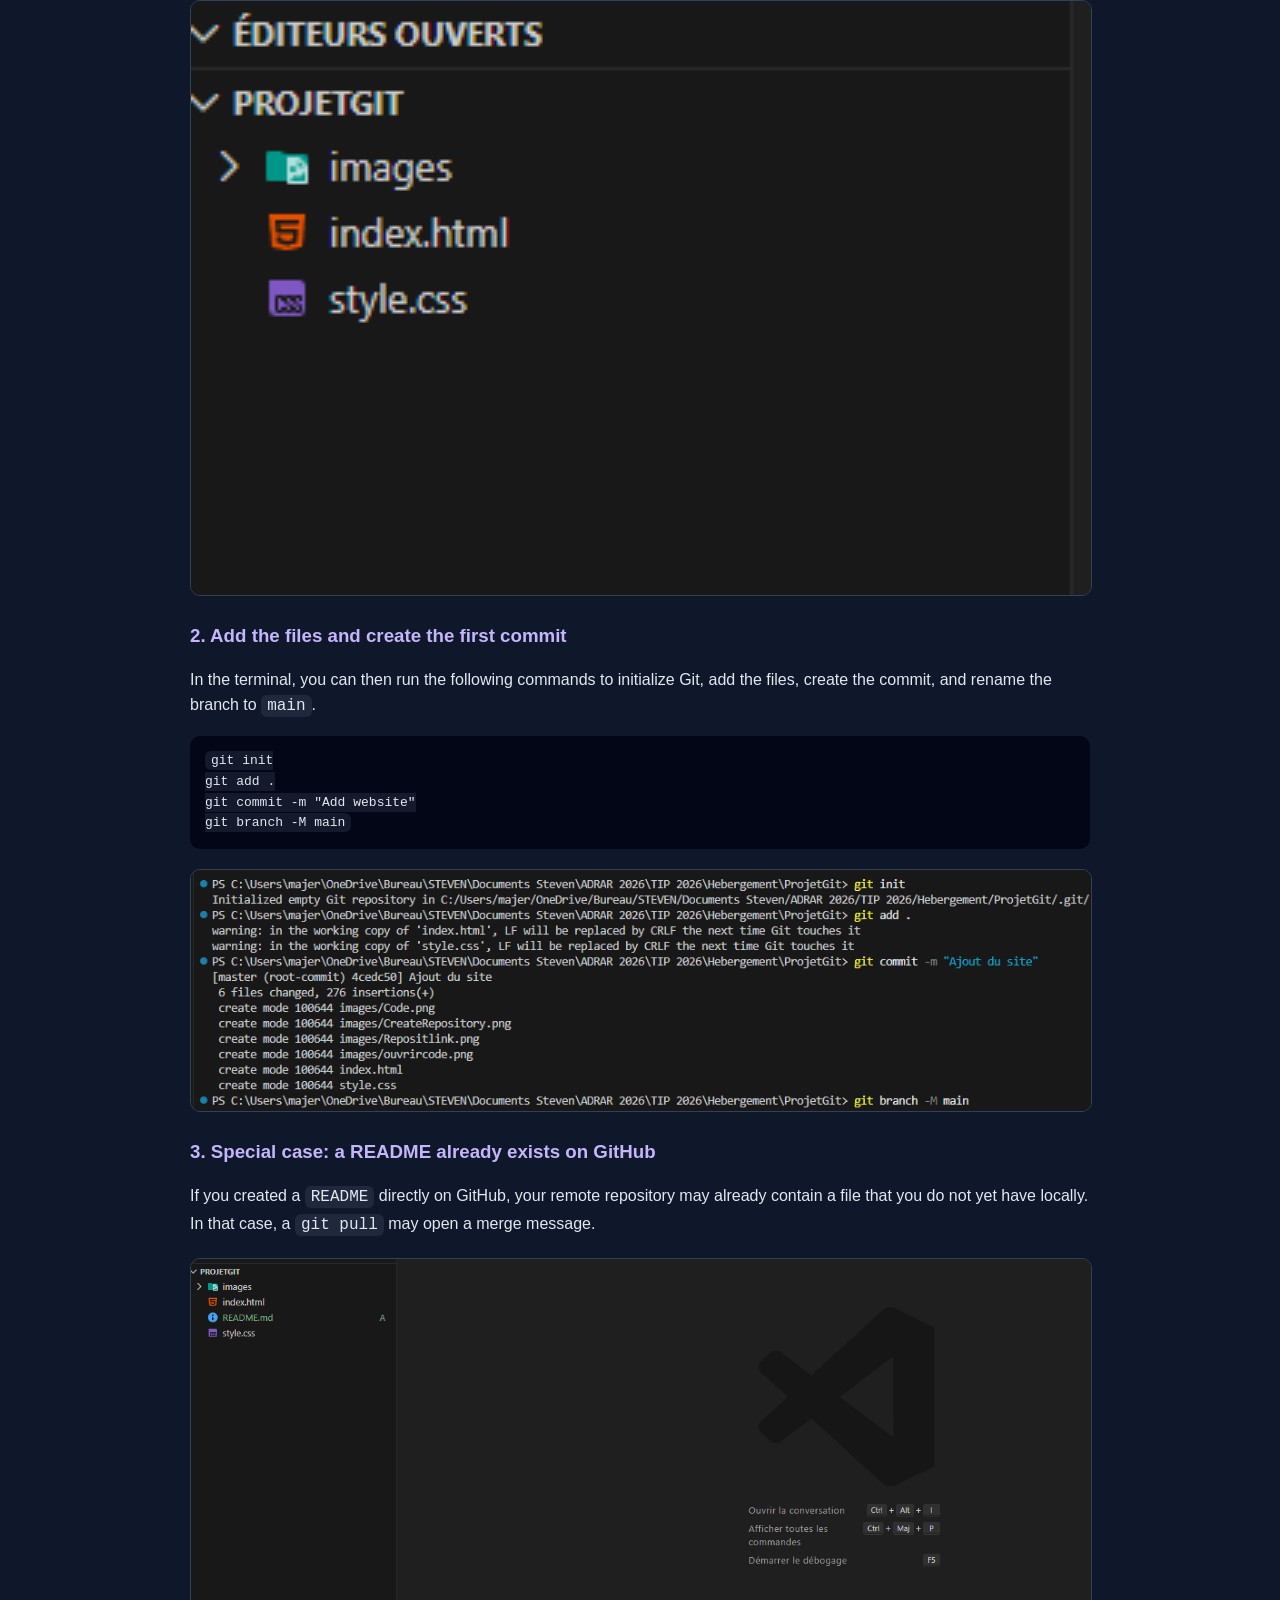
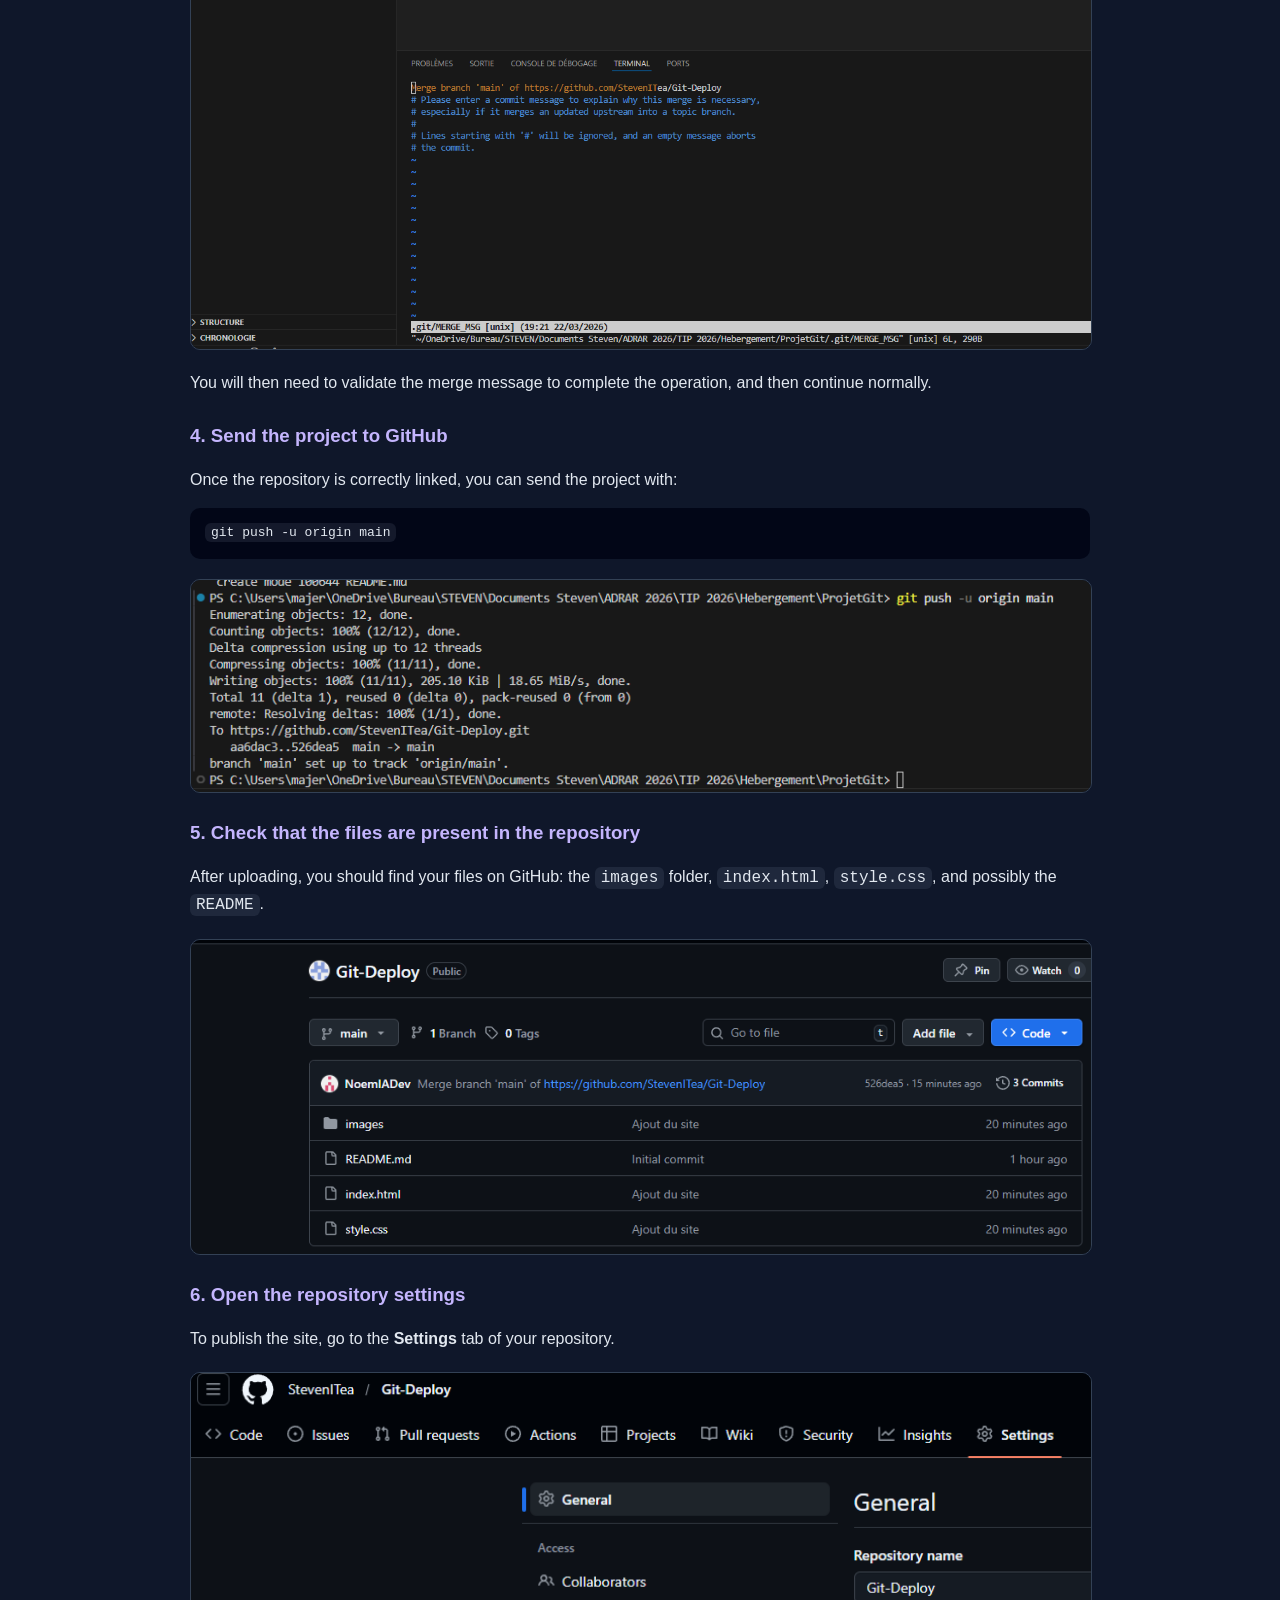
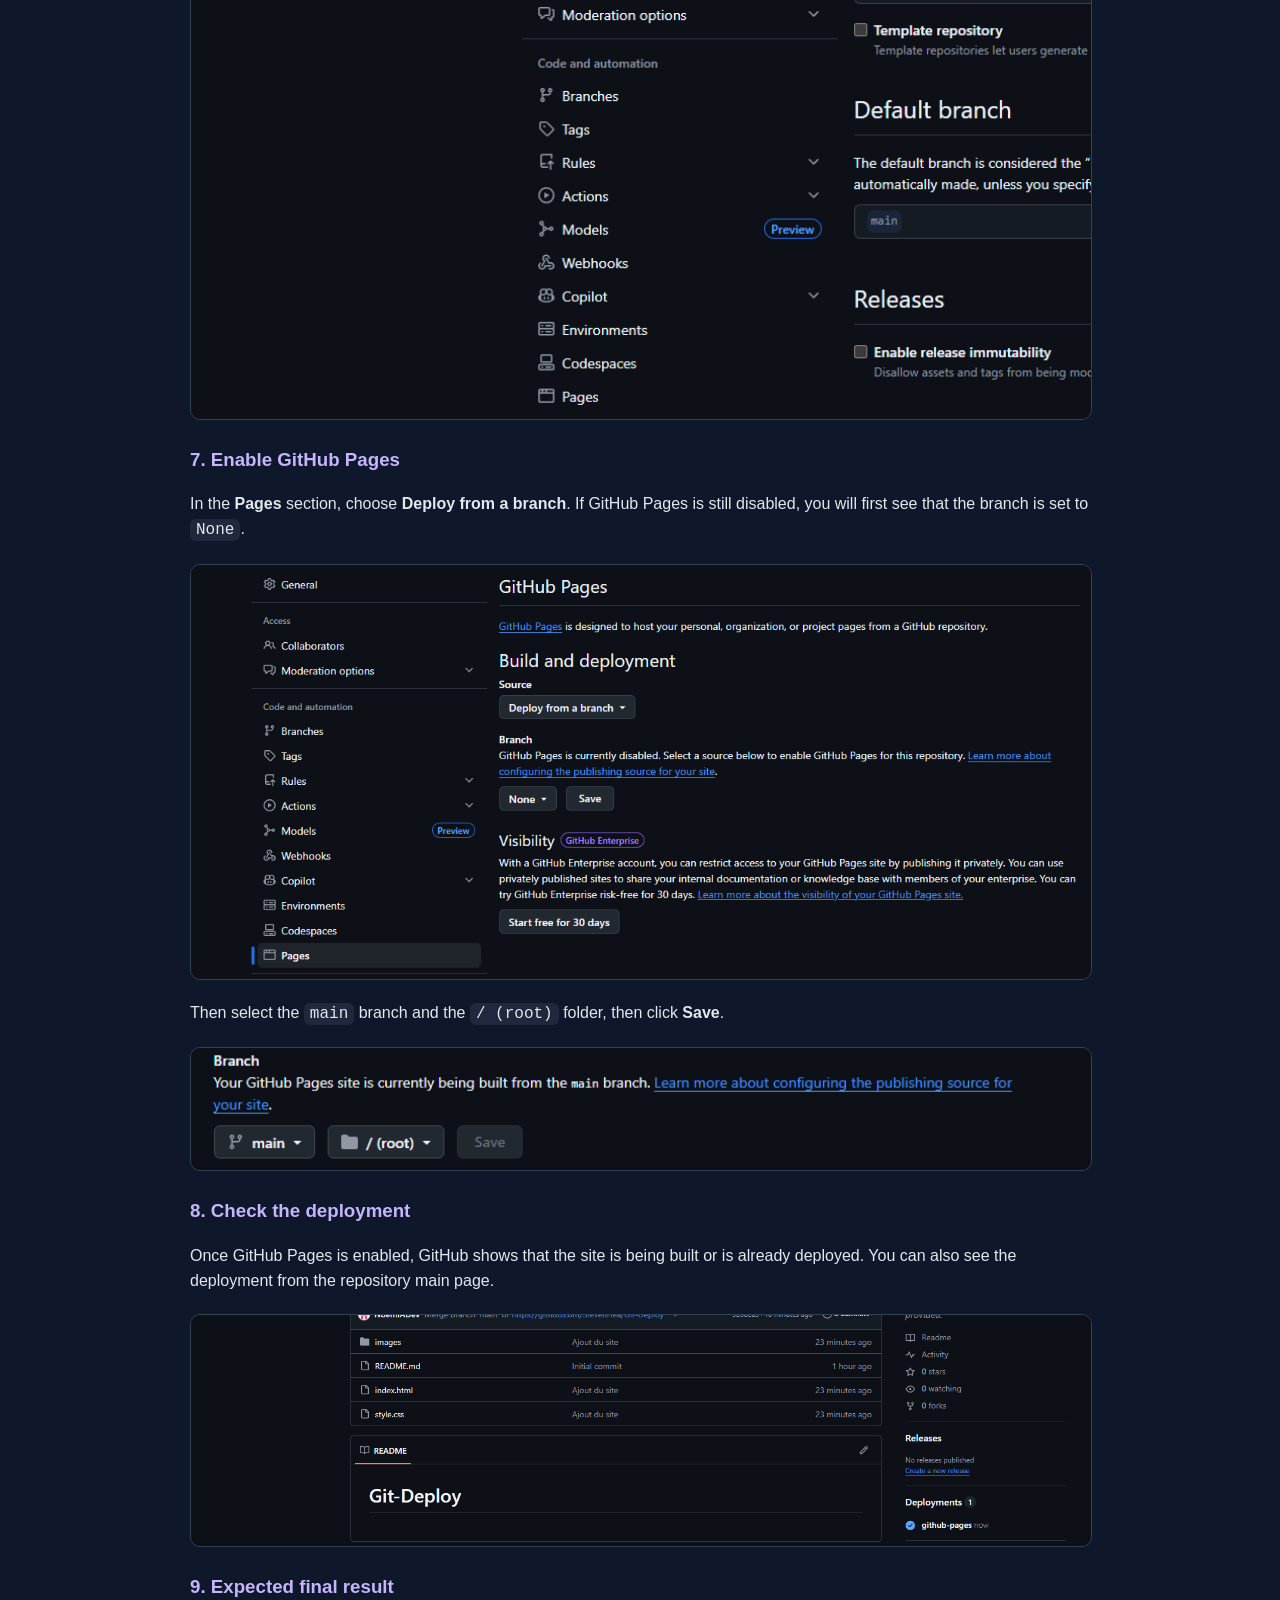
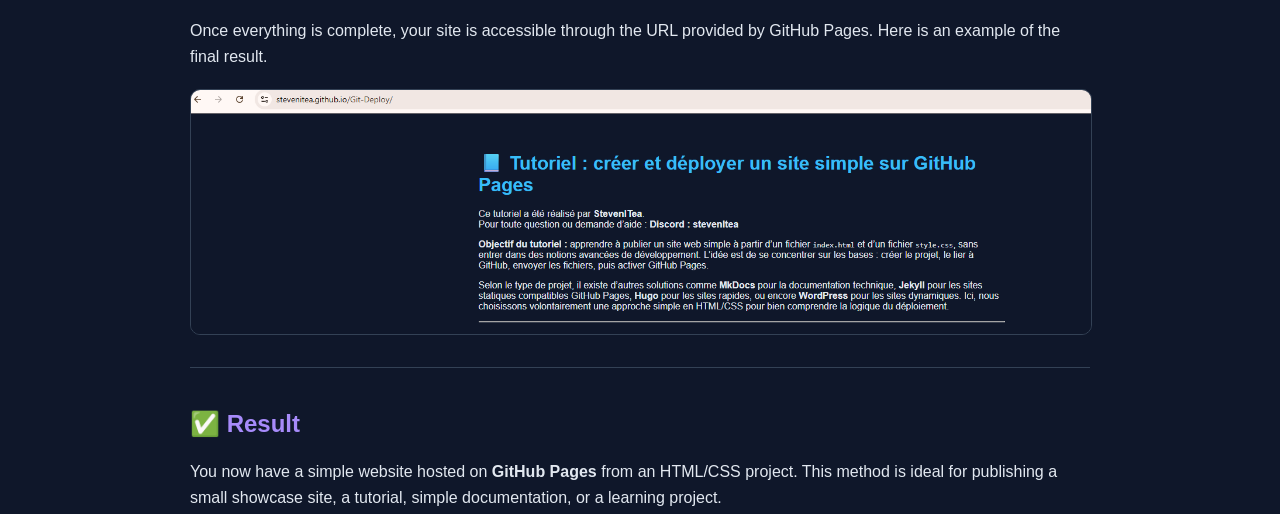
<file: index-en.html>
<!DOCTYPE html>
<html lang="en">
<head>
  <meta charset="UTF-8">
  <meta name="viewport" content="width=device-width, initial-scale=1.0">
  <title>GitHub Pages Tutorial</title>

  <!-- SEO -->
  <meta name="description" content="Step-by-step tutorial to create and deploy a website using GitHub Pages and Git.">

  <!-- Open Graph -->
  <meta property="og:title" content="GitHub Pages Tutorial - Simple Deployment">
  <meta property="og:description" content="Learn how to build and deploy your website easily using Git and GitHub Pages.">
  <meta property="og:image" content="https://stevenitea.github.io/Git-Deploy/images/14.png">
  <meta property="og:url" content="https://stevenitea.github.io/Git-Deploy/">
  <meta property="og:type" content="website">

  <!-- Twitter -->
  <meta name="twitter:card" content="summary_large_image">

  <link rel="stylesheet" href="style.css">
</head>
<body>
  <div class="container">

    <div class="top-bar">
      <div class="lang-switch" aria-label="Language switcher">
        <span class="lang-label">Language:</span>
        <a href="index.html">FR</a>
        <span class="separator">|</span>
        <a href="index-en.html" class="active">EN</a>
      </div>
    </div>

    <h1>📘 Tutorial: create and deploy a simple website with GitHub Pages</h1>

    <p>
      This tutorial was created by <strong>StevenITea</strong>.<br>
      For any questions or help requests: <strong>Discord: stevenltea</strong>
    </p>

    <p>
      <strong>Tutorial objective:</strong> learn how to publish a simple website from an
      <code>index.html</code> file and a <code>style.css</code> file, without going into advanced development concepts.
      The goal is to focus on the basics: create the project, link it to GitHub, send the files, then enable GitHub Pages.
    </p>

    <p>
      Depending on the type of project, other solutions exist, such as <strong>MkDocs</strong> for technical documentation,
      <strong>Jekyll</strong> for GitHub Pages-compatible static sites, <strong>Hugo</strong> for fast websites,
      or <strong>WordPress</strong> for dynamic websites. Here, we deliberately choose a simple HTML/CSS approach
      to clearly understand the deployment process.
    </p>

    <hr>

    <h2>🧩 Step 1: prepare the required tools</h2>

    <p>
      Before getting started, you need two things:
    </p>

    <ul>
      <li>a <strong>GitHub account</strong>;</li>
      <li><strong>Visual Studio Code</strong> installed on your computer.</li>
    </ul>

    <p>
      On Windows, it is recommended to launch Visual Studio Code as an <strong>administrator</strong> during the initial setup,
      to avoid certain permission-related issues.
    </p>

    <hr>

    <h2>📁 Step 2: create the GitHub repository</h2>

    <p>
      Sign in to GitHub and create a new repository. It is recommended to choose a <strong>short name</strong>,
      preferably in English, along with a <strong>clear description</strong>. You can also check the option
      to add a <code>README</code>, but it is not required for this tutorial.
    </p>

    <img src="images/CreateRepository.png" alt="Creating a GitHub repository" class="img">

    <hr>

    <h2>🗂️ Step 3: create the project folder on your computer</h2>

    <p>
      Create a folder wherever you want, for example <code>ProjetGit</code>. Then right-click that folder
      and choose <strong>Open with Code</strong> to open it directly in Visual Studio Code.
    </p>

    <p>
      In this project, the basic structure will look like this:
    </p>

    <pre><code>ProjetGit/
├── index.html
├── index-en.html
├── style.css
└── images/</code></pre>

    <p>
      The <code>images</code> folder will contain the screenshots or illustrations used on the site.
      GitHub Pages needs an <code>index.html</code> file to display the website properly.
    </p>

    <img src="images/ouvrircode.png" alt="Opening the folder with Visual Studio Code" class="img">

    <hr>

    <h2>⚙️ Step 4: initialize Git and configure your identity</h2>

    <p>
      Once the folder is open in Visual Studio Code, open a terminal using <strong>Terminal → New Terminal</strong>.
      Then initialize Git in the project folder and configure your GitHub identity.
    </p>

    <pre><code>git init
git config user.name "your github username"
git config user.email "your github email address"</code></pre>

    <p>
      If you want to apply this configuration to all your future projects, you can use the
      <code>--global</code> option.
    </p>

    <img src="images/Code.png" alt="Project opened in Visual Studio Code" class="img">

    <hr>

    <h2>🔗 Step 5: get the GitHub repository link</h2>

    <p>
      Go back to GitHub, open your repository, then click the <strong>Code</strong> button to copy the repository URL.
      If the repository is empty, this link appears directly on the page.
    </p>

    <img src="images/Repositlink.png" alt="GitHub repository link" class="img">

    <p>
      This URL will allow you to connect your local folder to your remote GitHub repository.
    </p>

    <pre><code>git remote add origin https://github.com/USER/REPOSITORY-NAME.git</code></pre>

    <p>
      This command links the local project to the remote GitHub repository. If an old repository is already linked,
      you can remove it with:
    </p>

    <pre><code>git remote remove origin</code></pre>

    <p>
      Then run the previous command again with the correct URL. To check the currently linked repository, use:
    </p>

    <pre><code>git remote -v</code></pre>

    <hr>

    <h2>🖋️ Step 6: create the website files</h2>

    <p>
      The next step is to create the website content. For this example, we will only use:
    </p>

    <ul>
      <li><code>index.html</code> for the page structure;</li>
      <li><code>index-en.html</code> for the English version;</li>
      <li><code>style.css</code> for the design;</li>
      <li>an <code>images</code> folder for illustrations.</li>
    </ul>

    <p>
      For this example, the website content was prepared from an existing tutorial, then reworked with the help of AI,
      in order to produce a simple, clear, and easy-to-understand structure for a first deployment.
    </p>

    <hr>

    <h2>📤 Step 7: add the files and create the first commit</h2>

    <p>
      Once your files are created, you need to add them to Git to prepare them for upload to GitHub.
    </p>

    <pre><code>git add .</code></pre>

    <p>
      This command adds all project files, for example:
    </p>

    <ul>
      <li><code>index.html</code></li>
      <li><code>index-en.html</code></li>
      <li><code>style.css</code></li>
      <li>the images</li>
      <li>and any other files if needed</li>
    </ul>

    <p>
      Next, create a first commit to save this version of the project:
    </p>

    <pre><code>git commit -m "Add website"</code></pre>

    <p>
      The commit message simply describes the changes you made. You can choose another message if needed.
    </p>

    <hr>

    <h2>🌿 Step 8: send the project to the main branch</h2>

    <p>
      GitHub usually uses the <code>main</code> branch as the default branch. So make sure the project is on it,
      then send the content to GitHub.
    </p>

    <pre><code>git branch -M main
git push -u origin main</code></pre>

    <p>
      At this point, your code is now on GitHub.
    </p>

    <hr>

    <h2>🌍 Step 9: enable GitHub Pages</h2>

    <p>
      Once the files have been sent, the only thing left is to publish the site.
      On GitHub, go to:
    </p>

    <ul>
      <li><strong>Settings</strong></li>
      <li><strong>Pages</strong></li>
      <li><strong>Source</strong> → <code>Deploy from a branch</code></li>
      <li><strong>Branch</strong> → <code>main</code></li>
      <li><strong>Folder</strong> → <code>/ (root)</code></li>
      <li>then click <strong>Save</strong></li>
    </ul>

    <p>
      GitHub will then generate a publication URL in this format:
    </p>

    <pre><code>https://yourusername.github.io/repository-name/</code></pre>

    <p>
      This is the address you will be able to share to access your website online.
    </p>

    <hr>

    <h2>🧪 Additional tutorial screenshots</h2>

    <p>
      Here is the logical continuation of the tutorial with the new screenshots added at the end of the document, in order of use.
      They show the file creation, the upload to GitHub, the case where a <code>README</code> already exists online,
      then the GitHub Pages activation.
    </p>

    <h3>1. Check that the project files were created correctly</h3>
    <p>
      Once your files are created, you should see your <code>ProjetGit</code> folder in Visual Studio Code with
      <code>index.html</code>, <code>style.css</code>, and the <code>images</code> folder.
    </p>
    <img src="images/6.png" alt="Project files visible in Visual Studio Code" class="img">

    <h3>2. Add the files and create the first commit</h3>
    <p>
      In the terminal, you can then run the following commands to initialize Git, add the files,
      create the commit, and rename the branch to <code>main</code>.
    </p>
    <pre><code>git init
git add .
git commit -m "Add website"
git branch -M main</code></pre>
    <img src="images/5.png" alt="Git commands in the terminal after creating the project" class="img">

    <h3>3. Special case: a README already exists on GitHub</h3>
    <p>
      If you created a <code>README</code> directly on GitHub, your remote repository may already contain
      a file that you do not yet have locally. In that case, a <code>git pull</code> may open a merge message.
    </p>
    <img src="images/7.png" alt="Git merge message in Visual Studio Code" class="img">

    <p>
      You will then need to validate the merge message to complete the operation, and then continue normally.
    </p>

    <h3>4. Send the project to GitHub</h3>
    <p>
      Once the repository is correctly linked, you can send the project with:
    </p>
    <pre><code>git push -u origin main</code></pre>
    <img src="images/8.png" alt="Successful git push command in the terminal" class="img">

    <h3>5. Check that the files are present in the repository</h3>
    <p>
      After uploading, you should find your files on GitHub: the <code>images</code> folder,
      <code>index.html</code>, <code>style.css</code>, and possibly the <code>README</code>.
    </p>
    <img src="images/9.png" alt="Files present in the GitHub repository" class="img">

    <h3>6. Open the repository settings</h3>
    <p>
      To publish the site, go to the <strong>Settings</strong> tab of your repository.
    </p>
    <img src="images/10.png" alt="Settings tab of the GitHub repository" class="img">

    <h3>7. Enable GitHub Pages</h3>
    <p>
      In the <strong>Pages</strong> section, choose <strong>Deploy from a branch</strong>. If GitHub Pages is still disabled,
      you will first see that the branch is set to <code>None</code>.
    </p>
    <img src="images/11.png" alt="GitHub Pages page before activation" class="img">

    <p>
      Then select the <code>main</code> branch and the <code>/ (root)</code> folder, then click <strong>Save</strong>.
    </p>
    <img src="images/12.png" alt="Configuration of the main branch and root folder for GitHub Pages" class="img">

    <h3>8. Check the deployment</h3>
    <p>
      Once GitHub Pages is enabled, GitHub shows that the site is being built or is already deployed.
      You can also see the deployment from the repository main page.
    </p>
    <img src="images/13.png" alt="GitHub Pages deployment visible on the repository" class="img">

    <h3>9. Expected final result</h3>
    <p>
      Once everything is complete, your site is accessible through the URL provided by GitHub Pages.
      Here is an example of the final result.
    </p>
    <img src="images/14.png" alt="Final GitHub Pages website result" class="img">

    <hr>

    <h2>✅ Result</h2>

    <p>
      You now have a simple website hosted on <strong>GitHub Pages</strong> from an HTML/CSS project.
      This method is ideal for publishing a small showcase site, a tutorial, simple documentation, or a learning project.
    </p>

  </div>
</body>
</html>
</file>
<file: style.css>
body {
    font-family: Arial, sans-serif;
    background: #0f172a;
    color: #e2e8f0;
    margin: 0;
    padding: 40px;
    line-height: 1.6;
}

.container {
    max-width: 900px;
    margin: auto;
}

.top-bar {
    display: flex;
    justify-content: flex-end;
    margin-bottom: 24px;
}

.lang-switch {
    display: inline-flex;
    align-items: center;
    gap: 8px;
    background: rgba(15, 23, 42, 0.7);
    border: 1px solid #334155;
    border-radius: 999px;
    padding: 8px 14px;
    font-size: 0.95rem;
}

.lang-label,
.separator {
    color: #94a3b8;
}

.lang-switch a {
    color: #e2e8f0;
    text-decoration: none;
    font-weight: 700;
}

.lang-switch a:hover {
    color: #38bdf8;
}

.lang-switch a.active {
    color: #38bdf8;
}

h1 {
    color: #38bdf8;
    line-height: 1.2;
}

h2 {
    margin-top: 40px;
    color: #a78bfa;
    line-height: 1.3;
}

h3 {
    margin-top: 28px;
    color: #c4b5fd;
    line-height: 1.3;
}

p, li {
    font-size: 1rem;
}

code {
    background: rgba(148, 163, 184, 0.12);
    padding: 2px 6px;
    border-radius: 6px;
}

.img {
    width: 100%;
    margin: 20px 0;
    border-radius: 10px;
    border: 1px solid #334155;
    display: block;
}

pre {
    background: #020617;
    padding: 15px;
    border-radius: 10px;
    overflow-x: auto;
    white-space: pre-wrap;
    word-break: break-word;
}

hr {
    border: none;
    border-top: 1px solid #334155;
    margin: 32px 0;
}

@media (max-width: 768px) {
    body {
        padding: 20px;
    }

    .container {
        max-width: 100%;
    }

    .top-bar {
        justify-content: center;
        margin-bottom: 20px;
    }

    .lang-switch {
        flex-wrap: wrap;
        justify-content: center;
        text-align: center;
        padding: 8px 12px;
    }

    h1 {
        font-size: 2rem;
    }

    h2 {
        font-size: 1.5rem;
    }

    h3 {
        font-size: 1.15rem;
    }

    p, li {
        font-size: 0.98rem;
    }

    pre {
        padding: 12px;
        font-size: 0.92rem;
        white-space: pre;
    }
}

@media (max-width: 480px) {
    body {
        padding: 14px;
    }

    h1 {
        font-size: 1.7rem;
    }

    h2 {
        font-size: 1.3rem;
    }

    h3 {
        font-size: 1.05rem;
    }

    p, li {
        font-size: 0.95rem;
    }

    .img {
        border-radius: 8px;
    }

    .lang-switch {
        width: 100%;
    }
}
</file>
